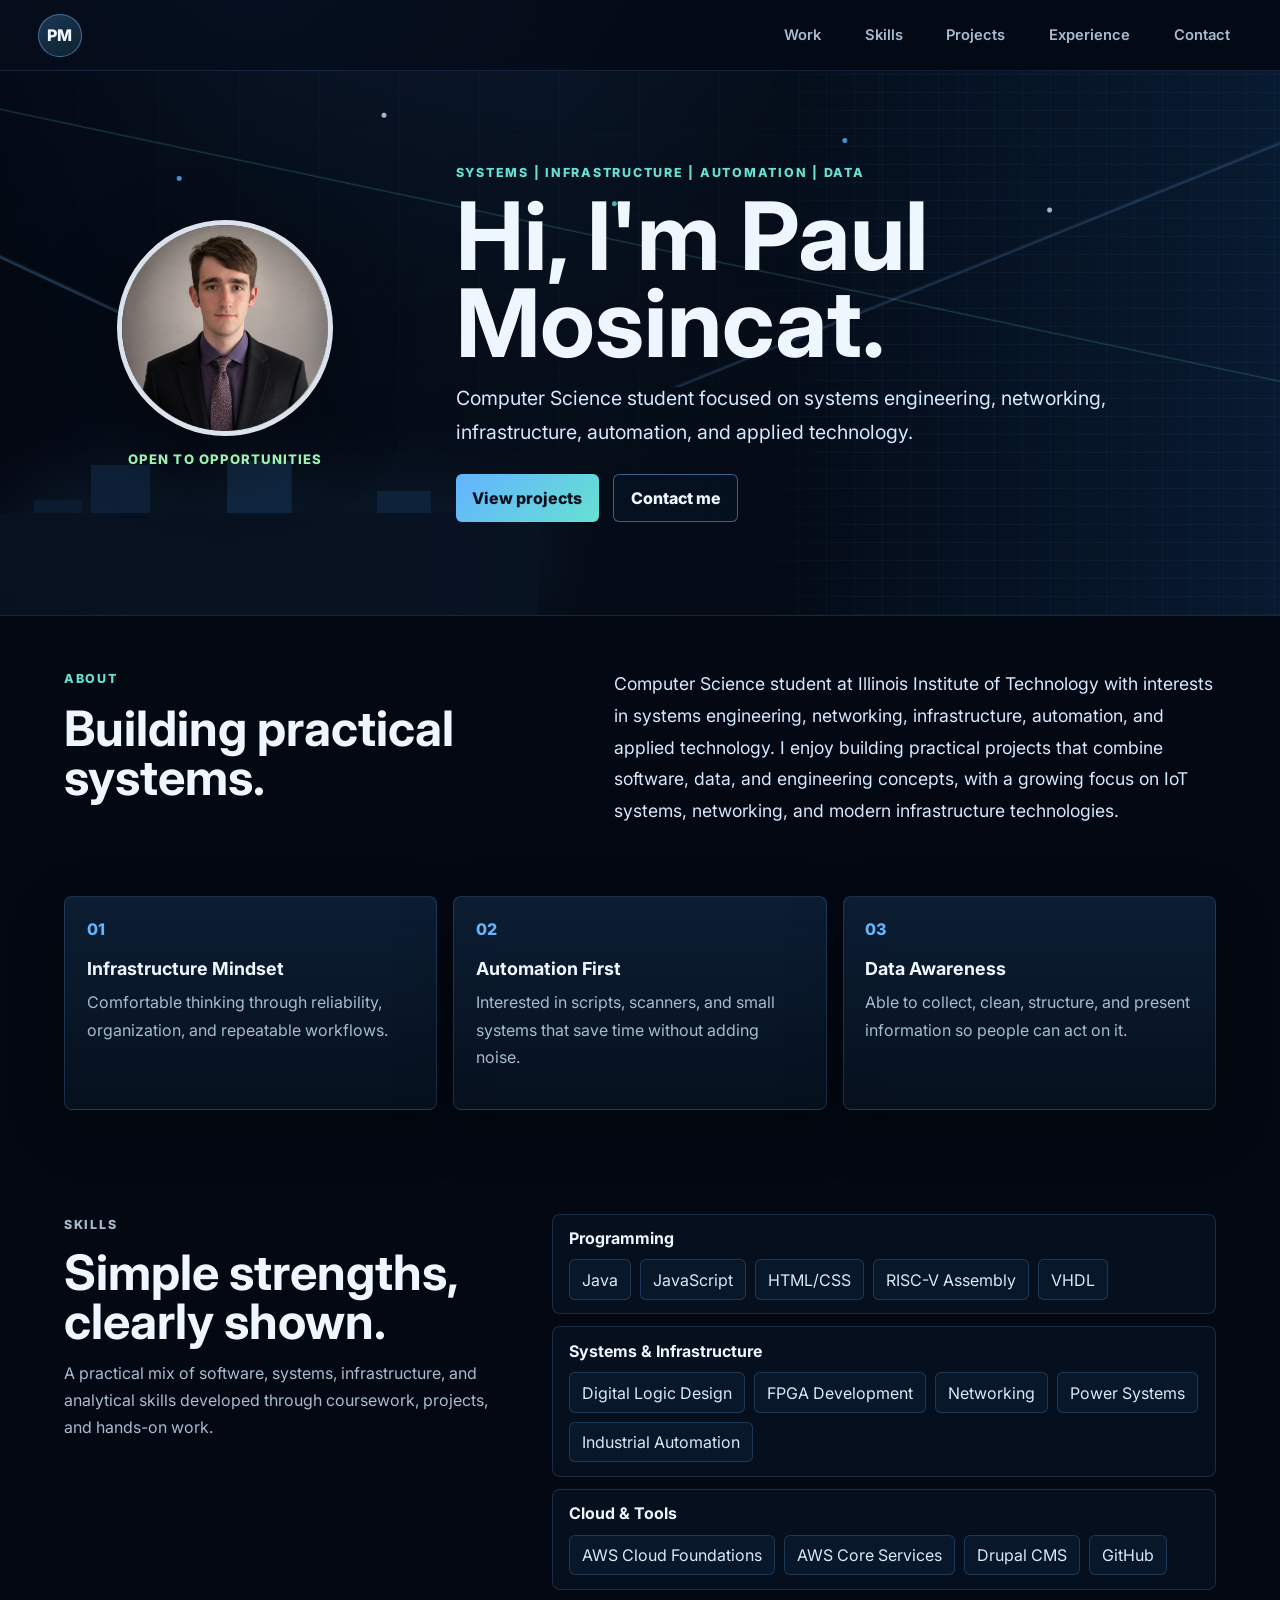
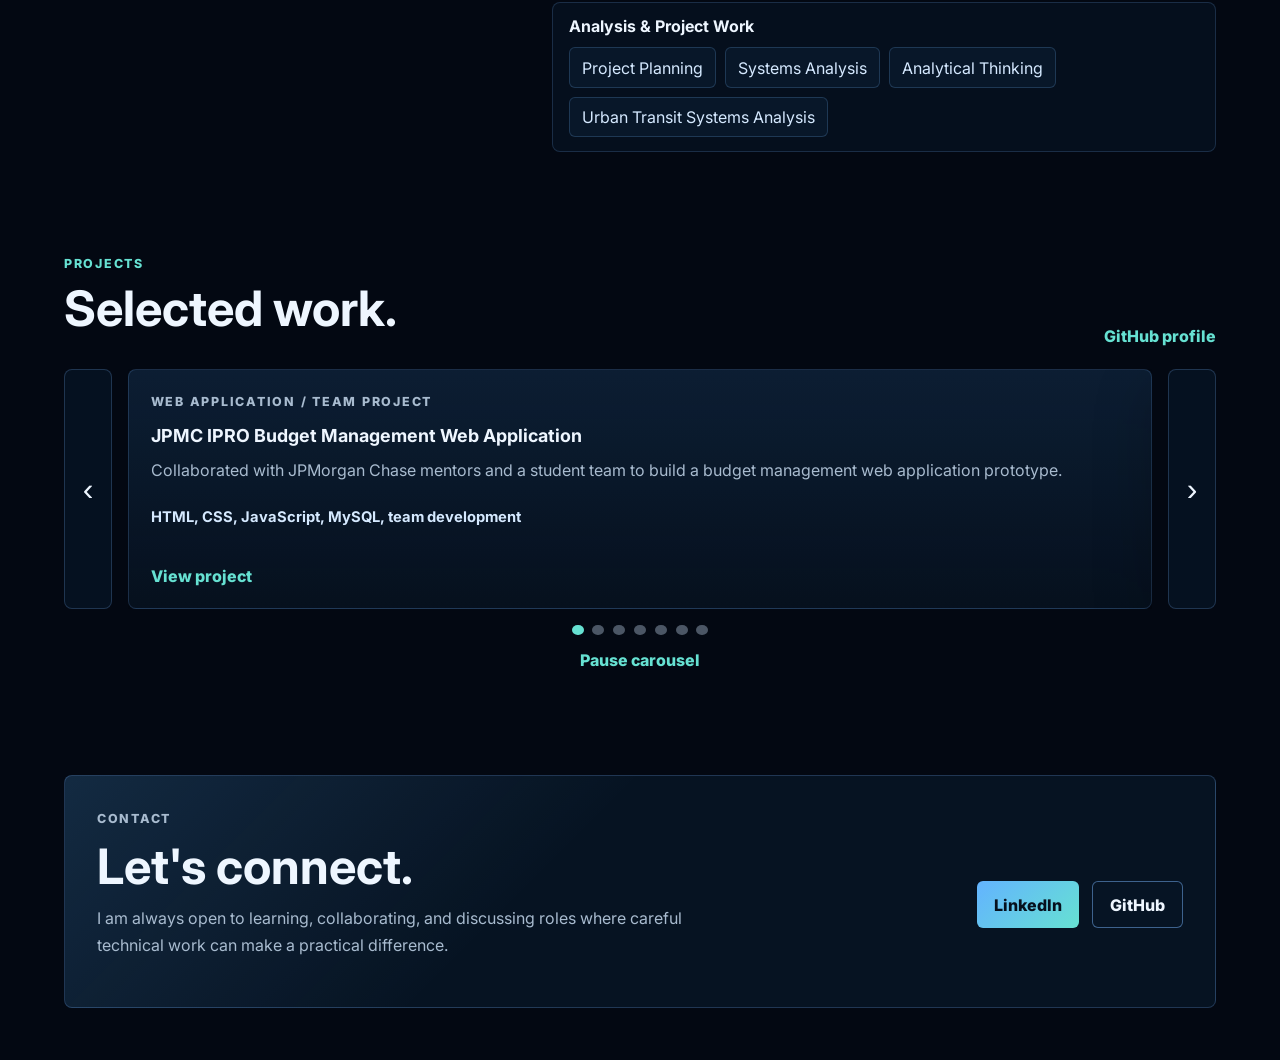
<file: index.html>
<!doctype html>
<html lang="en">
  <head>
    <meta charset="utf-8">
    <meta name="viewport" content="width=device-width, initial-scale=1">
    <meta
      name="description"
      content="Portfolio for systems, infrastructure, automation, and data work."
    >
    <title>Paul Mosincat | Systems, Infrastructure, Automation, Data</title>
    <link rel="preconnect" href="https://fonts.googleapis.com">
    <link rel="preconnect" href="https://fonts.gstatic.com" crossorigin>
    <link
      href="https://fonts.googleapis.com/css2?family=Inter:wght@400;500;600;700;800&display=swap"
      rel="stylesheet"
    >
    <script>
      if ("scrollRestoration" in history) {
        history.scrollRestoration = "manual";
      }

      if (!window.location.hash) {
        window.scrollTo(0, 0);
      }
    </script>
    <link rel="stylesheet" href="styles.css">
  </head>
  <body>
    <a class="skip-link" href="#main-content">Skip to main content</a>
    <header class="site-header">
      <a class="brand" href="index.html" aria-label="Home">PM</a>
      <nav class="nav" aria-label="Primary navigation">
        <a href="#work">Work</a>
        <a href="#skills">Skills</a>
        <a href="#projects">Projects</a>
        <a href="experience.html">Experience</a>
        <a href="#contact">Contact</a>
      </nav>
    </header>

    <main id="main-content">
      <section class="hero" aria-labelledby="intro-title">
        <div class="hero-bg" aria-hidden="true">
          <div class="city"></div>
          <div class="server-racks"></div>
          <div class="network-lines"></div>
        </div>

        <div class="hero-content">
          <div class="profile-card">
            <img
              class="avatar"
              src="assets/profile-photo.png"
              alt="Professional headshot of Paul Mosincat"
            >
            <p class="availability">Open to opportunities</p>
          </div>

          <div class="intro">
            <p class="eyebrow">Systems | Infrastructure | Automation | Data</p>
            <h1 id="intro-title">Hi, I'm Paul Mosincat.</h1>
            <p class="lead">
              Computer Science student focused on systems engineering,
              networking, infrastructure, automation, and applied technology.
            </p>
            <div class="hero-actions">
              <a class="button primary" href="#projects">View projects</a>
              <a class="button secondary" href="https://www.linkedin.com/in/paul-mosincat-iit" target="_blank" rel="noreferrer">Contact me</a>
            </div>
          </div>
        </div>
      </section>

      <section class="section about" id="work" aria-labelledby="work-title">
        <div>
          <p class="section-kicker">About</p>
          <h2 id="work-title">Building practical systems.</h2>
        </div>
        <p>
          Computer Science student at Illinois Institute of Technology with
          interests in systems engineering, networking, infrastructure,
          automation, and applied technology. I enjoy building practical
          projects that combine software, data, and engineering concepts, with a
          growing focus on IoT systems, networking, and modern infrastructure
          technologies.
        </p>
      </section>

      <section class="section stats" aria-label="Portfolio highlights">
        <article>
          <span>01</span>
          <h3>Infrastructure Mindset</h3>
          <p>Comfortable thinking through reliability, organization, and repeatable workflows.</p>
        </article>
        <article>
          <span>02</span>
          <h3>Automation First</h3>
          <p>Interested in scripts, scanners, and small systems that save time without adding noise.</p>
        </article>
        <article>
          <span>03</span>
          <h3>Data Awareness</h3>
          <p>Able to collect, clean, structure, and present information so people can act on it.</p>
        </article>
      </section>

      <section class="section split" id="skills" aria-labelledby="skills-title">
        <div>
          <p class="section-kicker">Skills</p>
          <h2 id="skills-title">Simple strengths, clearly shown.</h2>
          <p>
            A practical mix of software, systems, infrastructure, and analytical
            skills developed through coursework, projects, and hands-on work.
          </p>
        </div>
        <div class="skill-groups">
          <article class="skill-group">
            <h3>Programming</h3>
            <div class="skill-grid">
              <span>Java</span>
              <span>JavaScript</span>
              <span>HTML/CSS</span>
              <span>RISC-V Assembly</span>
              <span>VHDL</span>
            </div>
          </article>

          <article class="skill-group">
            <h3>Systems &amp; Infrastructure</h3>
            <div class="skill-grid">
              <span>Digital Logic Design</span>
              <span>FPGA Development</span>
              <span>Networking</span>
              <span>Power Systems</span>
              <span>Industrial Automation</span>
            </div>
          </article>

          <article class="skill-group">
            <h3>Cloud &amp; Tools</h3>
            <div class="skill-grid">
              <span>AWS Cloud Foundations</span>
              <span>AWS Core Services</span>
              <span>Drupal CMS</span>
              <span>GitHub</span>
            </div>
          </article>

          <article class="skill-group">
            <h3>Analysis &amp; Project Work</h3>
            <div class="skill-grid">
              <span>Project Planning</span>
              <span>Systems Analysis</span>
              <span>Analytical Thinking</span>
              <span>Urban Transit Systems Analysis</span>
            </div>
          </article>
        </div>
      </section>

      <section class="section" id="projects" aria-labelledby="projects-title">
        <div class="section-heading">
          <div>
            <p class="section-kicker">Projects</p>
            <h2 id="projects-title">Selected work.</h2>
          </div>
          <a class="text-link" href="https://github.com/" target="_blank" rel="noreferrer">GitHub profile</a>
        </div>

        <div class="project-carousel" aria-label="Featured projects" aria-live="off">
          <button class="carousel-button" type="button" data-carousel-prev aria-label="Previous project">
            &lsaquo;
          </button>

          <div class="project-window">
            <div class="project-track">
              <article class="project-card">
                <p class="project-type">Web Application / Team Project</p>
                <h3>JPMC IPRO Budget Management Web Application</h3>
                <p>
                  Collaborated with JPMorgan Chase mentors and a student team to
                  build a budget management web application prototype.
                </p>
                <p class="project-meta">HTML, CSS, JavaScript, MySQL, team development</p>
                <a href="projects/jpmc-budget-management.html" aria-label="View JPMC IPRO Budget Management Web Application project">View project</a>
              </article>

              <article class="project-card">
                <p class="project-type">Assembly / Systems</p>
                <h3>RISC-V Mastermind Game</h3>
                <p>
                  Developed a console-based Mastermind game in RISC-V assembly
                  using the RARS simulator.
                </p>
                <p class="project-meta">RISC-V, RARS, input validation, feedback logic</p>
                <a href="projects/riscv-mastermind.html" aria-label="View RISC-V Mastermind Game project">View project</a>
              </article>

              <article class="project-card">
                <p class="project-type">Assembly / Game Logic</p>
                <h3>RISC-V Tetris</h3>
                <p>
                  Created a Tetris game in RISC-V assembly focused on
                  low-level systems programming and core game mechanics.
                </p>
                <p class="project-meta">RISC-V, game loops, collision detection, memory</p>
                <a href="projects/riscv-tetris.html" aria-label="View RISC-V Tetris project">View project</a>
              </article>

              <article class="project-card">
                <p class="project-type">Hardware / VHDL</p>
                <h3>FPGA Digital System Design</h3>
                <p>
                  Designed and implemented FPGA-based digital systems using
                  VHDL, Vivado, hardware labs, and simulation tools.
                </p>
                <p class="project-meta">VHDL, Vivado, FPGA labs, digital logic</p>
                <a href="projects/fpga-digital-system-design.html" aria-label="View FPGA Digital System Design project">View project</a>
              </article>

              <article class="project-card">
                <p class="project-type">Java / Data Processing</p>
                <h3>Data Sorter</h3>
                <p>
                  Developed a Java data sorting and order management application
                  using object-oriented programming and file processing.
                </p>
                <p class="project-meta">Java, OOP, file processing, exception handling</p>
                <a href="projects/data-sorter.html" aria-label="View Data Sorter project">View project</a>
              </article>

              <article class="project-card">
                <p class="project-type">Completed / Automation</p>
                <h3>Hard Drive Scanner Inventory Tool</h3>
                <p>
                  Built a scanner-based inventory tool for capturing,
                  storing, and organizing hard drive information.
                </p>
                <p class="project-meta">Python, local database, inventory workflow, automation</p>
                <a href="projects/hard-drive-scanner.html" aria-label="View Hard Drive Scanner Inventory Tool project">View project</a>
              </article>

              <article class="project-card">
                <p class="project-type">Systems Analysis / Research</p>
                <h3>Urban Transit Systems Analysis</h3>
                <p>
                  Analyzed technology, infrastructure, governance, and policy
                  across major international transit systems.
                </p>
                <p class="project-meta">Research, systems analysis, infrastructure, policy</p>
                <a href="projects/urban-transit-systems-analysis.html" aria-label="View Urban Transit Systems Analysis project">View project</a>
              </article>
            </div>
          </div>

          <button class="carousel-button" type="button" data-carousel-next aria-label="Next project">
            &rsaquo;
          </button>
        </div>

        <div class="carousel-dots" aria-label="Project carousel position">
          <button type="button" data-carousel-dot="0" aria-label="Show JPMC IPRO Budget Management Web Application project"></button>
          <button type="button" data-carousel-dot="1" aria-label="Show RISC-V Mastermind Game project"></button>
          <button type="button" data-carousel-dot="2" aria-label="Show RISC-V Tetris project"></button>
          <button type="button" data-carousel-dot="3" aria-label="Show FPGA Digital System Design project"></button>
          <button type="button" data-carousel-dot="4" aria-label="Show Data Sorter project"></button>
          <button type="button" data-carousel-dot="5" aria-label="Show Hard Drive Scanner Inventory Tool project"></button>
          <button type="button" data-carousel-dot="6" aria-label="Show Urban Transit Systems Analysis project"></button>
        </div>
        <div class="carousel-controls">
          <button class="text-button" type="button" data-carousel-toggle aria-pressed="false">
            Pause carousel
          </button>
        </div>
      </section>

      <section class="contact" id="contact" aria-labelledby="contact-title">
        <div>
          <p class="section-kicker">Contact</p>
          <h2 id="contact-title">Let's connect.</h2>
          <p>
            I am always open to learning, collaborating, and discussing roles
            where careful technical work can make a practical difference.
          </p>
        </div>
        <div class="contact-actions">
          <a class="button primary" href="https://www.linkedin.com/in/paul-mosincat-iit" target="_blank" rel="noreferrer">LinkedIn</a>
          <a class="button secondary" href="https://github.com/" target="_blank" rel="noreferrer">GitHub</a>
        </div>
      </section>
    </main>

    <script src="script.js"></script>
  </body>
</html>
</file>
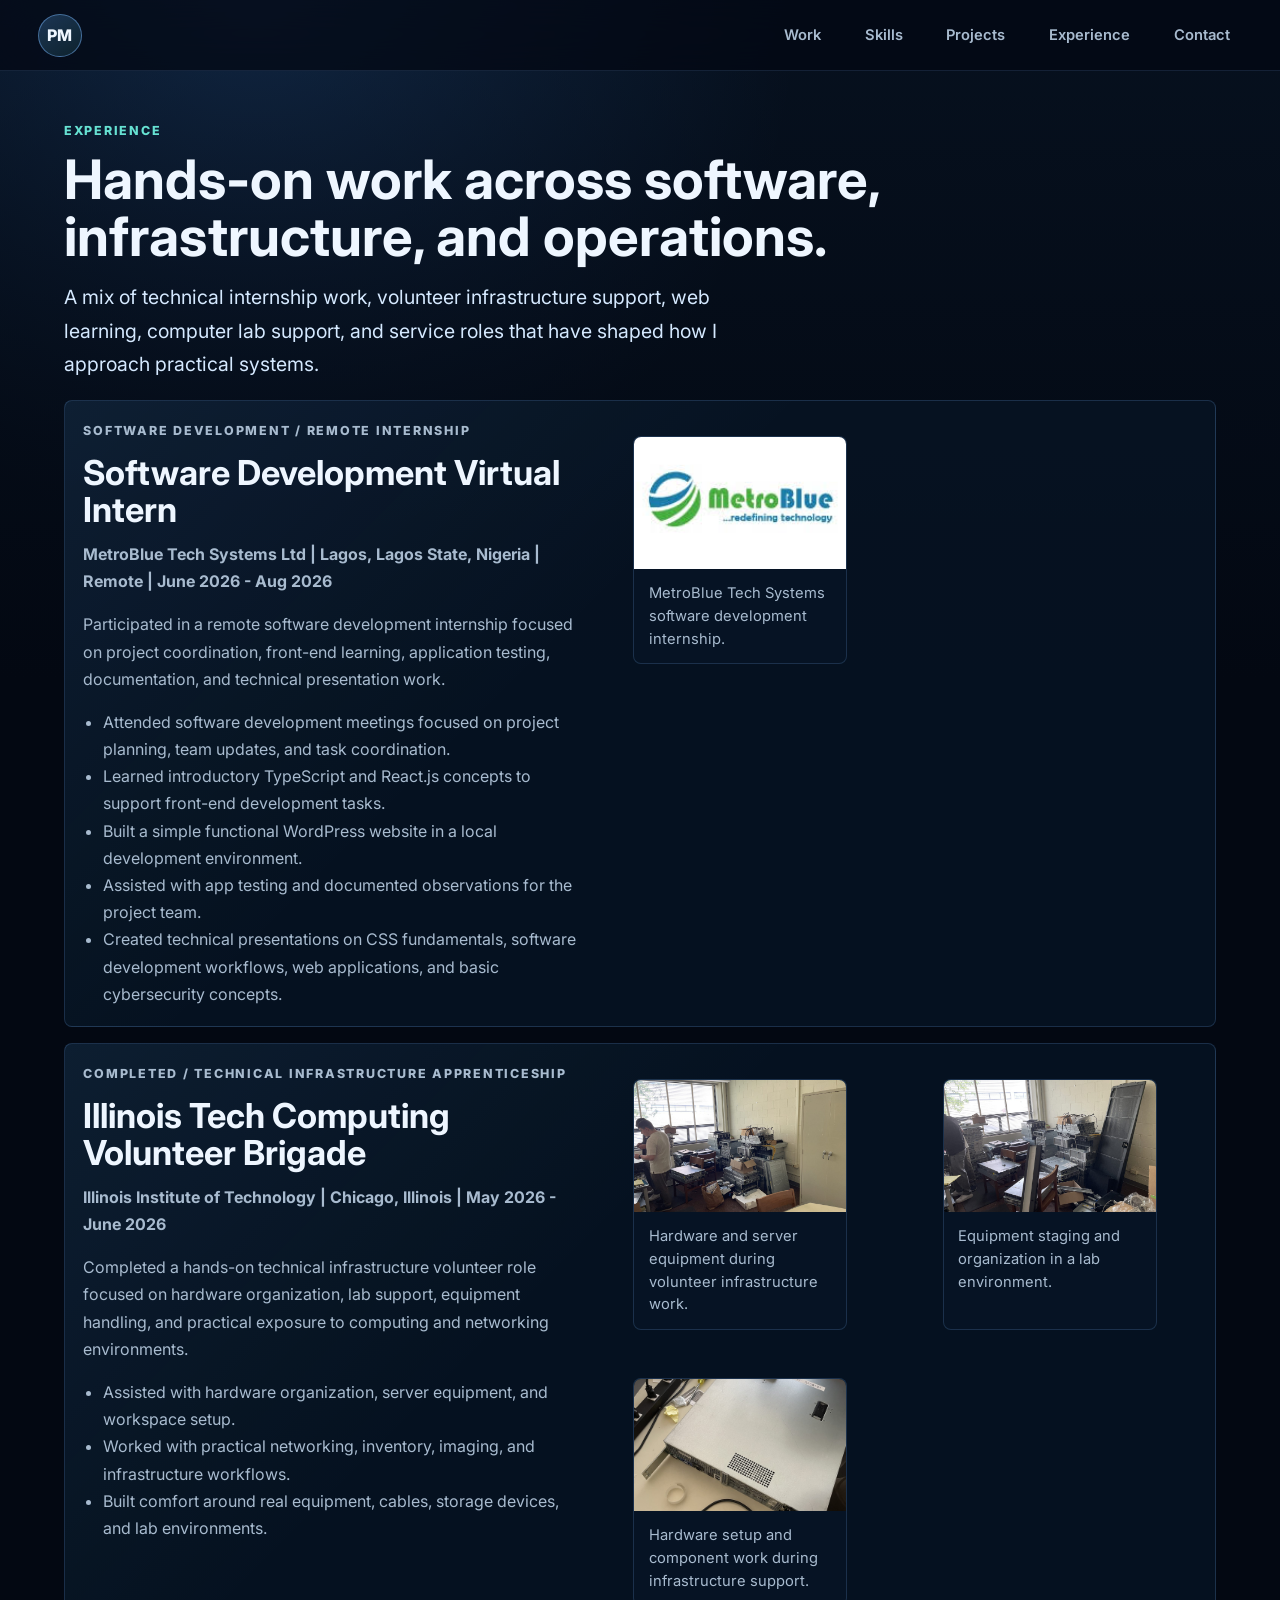
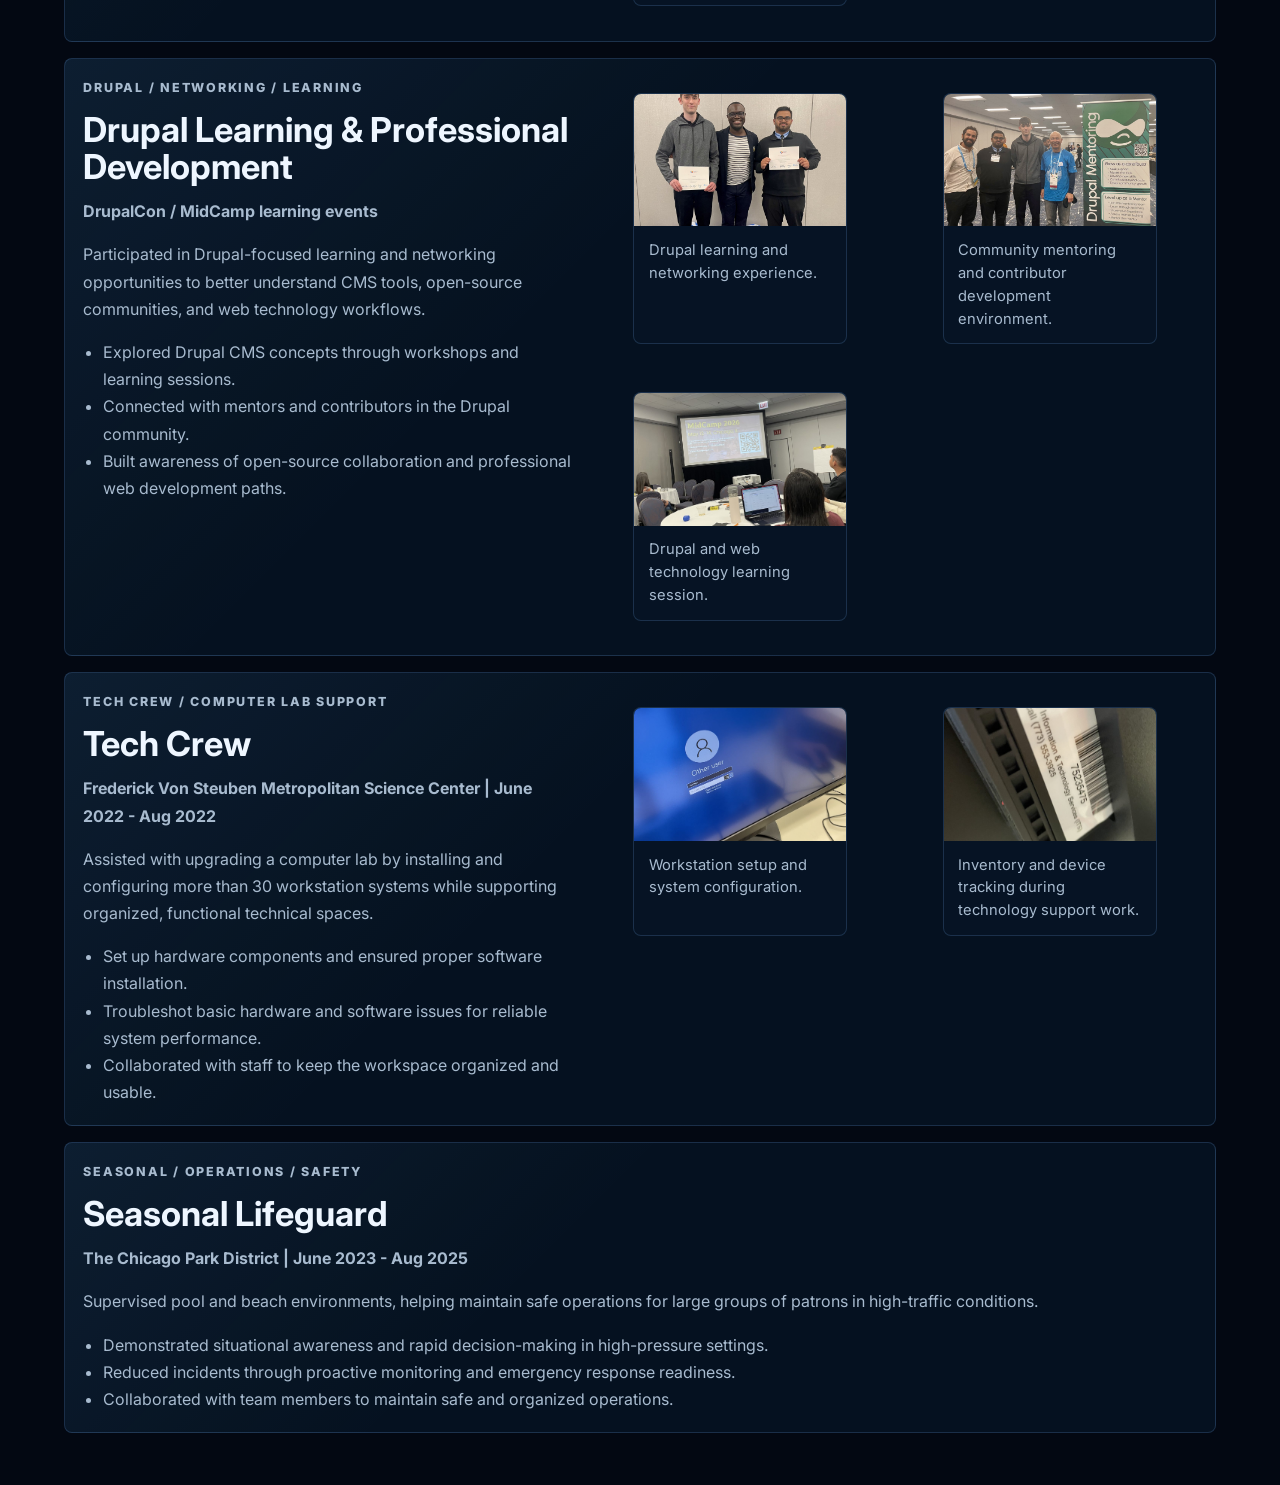
<file: experience.html>
<!doctype html>
<html lang="en">
  <head>
    <meta charset="utf-8">
    <meta name="viewport" content="width=device-width, initial-scale=1">
    <meta
      name="description"
      content="Experience page for Paul Mosincat, including software development, technical infrastructure, Drupal, tech crew, and service work."
    >
    <title>Experience | Paul Mosincat</title>
    <link rel="preconnect" href="https://fonts.googleapis.com">
    <link rel="preconnect" href="https://fonts.gstatic.com" crossorigin>
    <link
      href="https://fonts.googleapis.com/css2?family=Inter:wght@400;500;600;700;800&display=swap"
      rel="stylesheet"
    >
    <link rel="stylesheet" href="styles.css">
  </head>
  <body>
    <a class="skip-link" href="#main-content">Skip to main content</a>
    <header class="site-header">
      <a class="brand" href="index.html" aria-label="Home">PM</a>
      <nav class="nav" aria-label="Primary navigation">
        <a href="index.html#work">Work</a>
        <a href="index.html#skills">Skills</a>
        <a href="index.html#projects">Projects</a>
        <a href="experience.html" aria-current="page">Experience</a>
        <a href="index.html#contact">Contact</a>
      </nav>
    </header>

    <main class="experience-page" id="main-content">
      <section class="experience-hero">
        <p class="section-kicker">Experience</p>
        <h1>Hands-on work across software, infrastructure, and operations.</h1>
        <p class="lead">
          A mix of technical internship work, volunteer infrastructure support,
          web learning, computer lab support, and service roles that have shaped
          how I approach practical systems.
        </p>
      </section>

      <section class="experience-list" aria-label="Experience list">
        <article class="experience-item">
          <div class="experience-copy">
            <p class="project-type">Software Development / Remote Internship</p>
            <h2>Software Development Virtual Intern</h2>
            <p class="experience-meta">MetroBlue Tech Systems Ltd | Lagos, Lagos State, Nigeria | Remote | June 2026 - Aug 2026</p>
            <p>
              Participated in a remote software development internship focused
              on project coordination, front-end learning, application testing,
              documentation, and technical presentation work.
            </p>
            <ul>
              <li>Attended software development meetings focused on project planning, team updates, and task coordination.</li>
              <li>Learned introductory TypeScript and React.js concepts to support front-end development tasks.</li>
              <li>Built a simple functional WordPress website in a local development environment.</li>
              <li>Assisted with app testing and documented observations for the project team.</li>
              <li>Created technical presentations on CSS fundamentals, software development workflows, web applications, and basic cybersecurity concepts.</li>
            </ul>
          </div>
          <div class="media-grid">
  <figure class="media-card">
    <img src="assets/experience/metroblue-logo.jpg" alt="MetroBlue Tech Systems logo">
    <figcaption>MetroBlue Tech Systems software development internship.</figcaption>
  </figure>
</div>
        </article>

        <article class="experience-item">
          <div class="experience-copy">
            <p class="project-type">Completed / Technical Infrastructure Apprenticeship</p>
            <h2>Illinois Tech Computing Volunteer Brigade</h2>
            <p class="experience-meta">Illinois Institute of Technology | Chicago, Illinois | May 2026 - June 2026</p>
            <p>
              Completed a hands-on technical infrastructure volunteer role focused
              on hardware organization, lab support, equipment handling, and
              practical exposure to computing and networking environments.
            </p>
            <ul>
              <li>Assisted with hardware organization, server equipment, and workspace setup.</li>
              <li>Worked with practical networking, inventory, imaging, and infrastructure workflows.</li>
              <li>Built comfort around real equipment, cables, storage devices, and lab environments.</li>
            </ul>
          </div>
          <div class="media-grid">
            <figure class="media-card">
              <img src="assets/experience/tech-volunteer-room.jpg" alt="Server and hardware equipment organized in a technical workspace">
              <figcaption>Hardware and server equipment during volunteer infrastructure work.</figcaption>
            </figure>
            <figure class="media-card">
              <img src="assets/experience/tech-volunteer-rack.jpg" alt="Server rack and stacked hardware equipment in a workspace">
              <figcaption>Equipment staging and organization in a lab environment.</figcaption>
            </figure>
            <figure class="media-card">
              <img src="assets/experience/tech-crew-hardware.jpg" alt="Computer hardware being opened during technical infrastructure work">
              <figcaption>Hardware setup and component work during infrastructure support.</figcaption>
            </figure>
          </div>
        </article>

        <article class="experience-item">
          <div class="experience-copy">
            <p class="project-type">Drupal / Networking / Learning</p>
            <h2>Drupal Learning &amp; Professional Development</h2>
            <p class="experience-meta">DrupalCon / MidCamp learning events</p>
            <p>
              Participated in Drupal-focused learning and networking
              opportunities to better understand CMS tools, open-source
              communities, and web technology workflows.
            </p>
            <ul>
              <li>Explored Drupal CMS concepts through workshops and learning sessions.</li>
              <li>Connected with mentors and contributors in the Drupal community.</li>
              <li>Built awareness of open-source collaboration and professional web development paths.</li>
            </ul>
          </div>
          <div class="media-grid">
            <figure class="media-card">
              <img src="assets/experience/drupal-certificate.jpg" alt="Paul Mosincat holding a Drupal training certificate with mentors">
              <figcaption>Drupal learning and networking experience.</figcaption>
            </figure>
            <figure class="media-card">
              <img src="assets/experience/drupal-mentoring.jpg" alt="Paul Mosincat at a Drupal mentoring event">
              <figcaption>Community mentoring and contributor development environment.</figcaption>
            </figure>
            <figure class="media-card">
              <img src="assets/experience/drupal-learning-session.jpg" alt="Drupal learning session with a presentation screen">
              <figcaption>Drupal and web technology learning session.</figcaption>
            </figure>
          </div>
        </article>

        <article class="experience-item">
          <div class="experience-copy">
            <p class="project-type">Tech Crew / Computer Lab Support</p>
            <h2>Tech Crew</h2>
            <p class="experience-meta">Frederick Von Steuben Metropolitan Science Center | June 2022 - Aug 2022</p>
            <p>
              Assisted with upgrading a computer lab by installing and
              configuring more than 30 workstation systems while supporting
              organized, functional technical spaces.
            </p>
            <ul>
              <li>Set up hardware components and ensured proper software installation.</li>
              <li>Troubleshot basic hardware and software issues for reliable system performance.</li>
              <li>Collaborated with staff to keep the workspace organized and usable.</li>
            </ul>
          </div>
          <div class="media-grid">
            <figure class="media-card">
              <img src="assets/experience/tech-crew-login.jpg" alt="Computer login screen during tech crew workstation setup">
              <figcaption>Workstation setup and system configuration.</figcaption>
            </figure>
            <figure class="media-card">
              <img src="assets/experience/tech-crew-barcode.jpg" alt="Inventory barcode on a school technology device">
              <figcaption>Inventory and device tracking during technology support work.</figcaption>
            </figure>
          </div>
        </article>

        <article class="experience-item">
          <div class="experience-copy">
            <p class="project-type">Seasonal / Operations / Safety</p>
            <h2>Seasonal Lifeguard</h2>
            <p class="experience-meta">The Chicago Park District | June 2023 - Aug 2025</p>
            <p>
              Supervised pool and beach environments, helping maintain safe
              operations for large groups of patrons in high-traffic conditions.
            </p>
            <ul>
              <li>Demonstrated situational awareness and rapid decision-making in high-pressure settings.</li>
              <li>Reduced incidents through proactive monitoring and emergency response readiness.</li>
              <li>Collaborated with team members to maintain safe and organized operations.</li>
            </ul>
          </div>
        </article>
      </section>
    </main>
  </body>
</html>
</file>
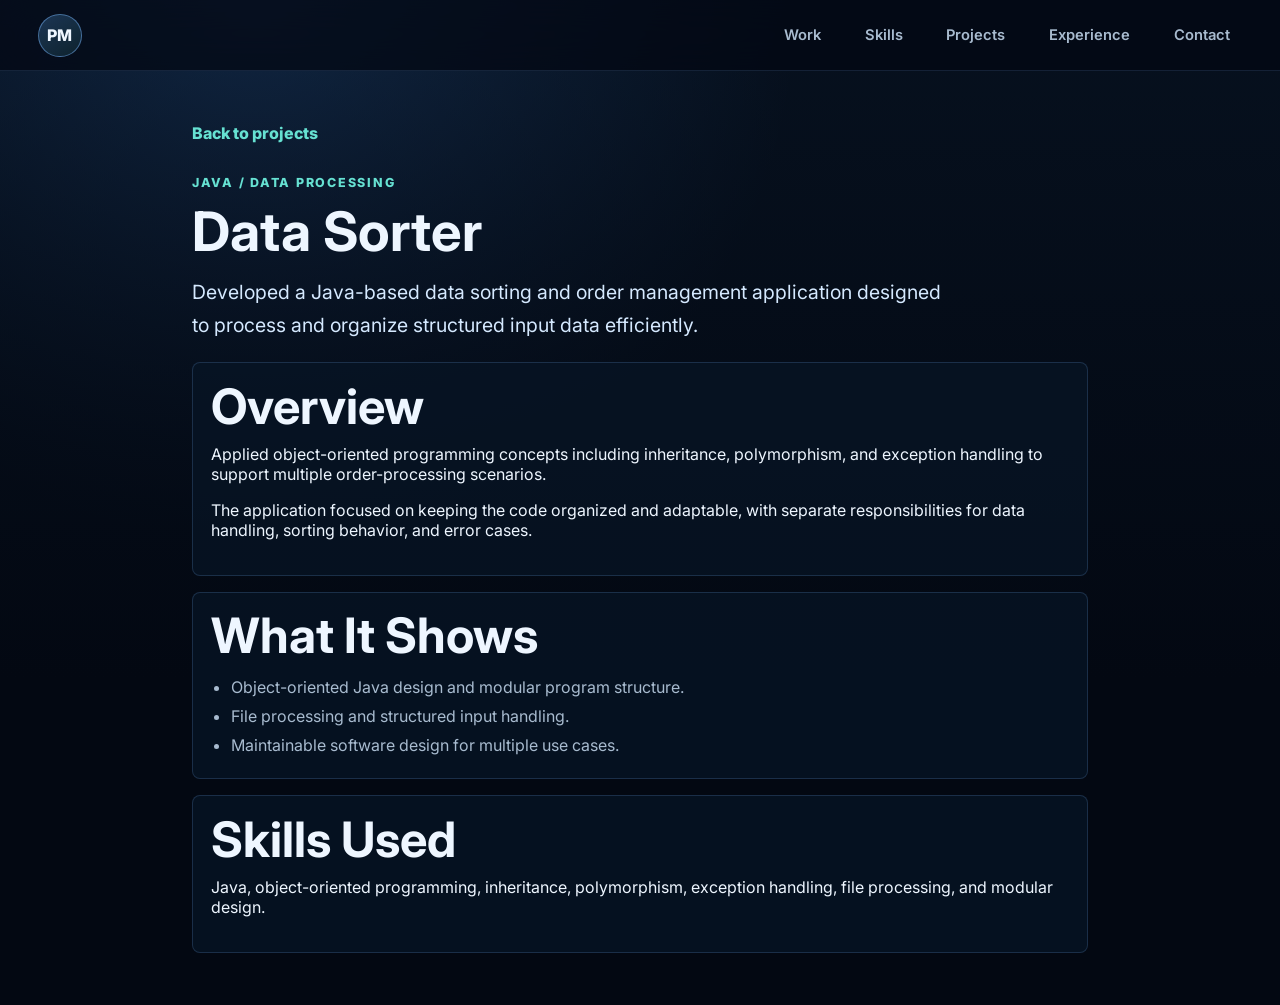
<file: projects/data-sorter.html>
<!doctype html>
<html lang="en">
  <head>
    <meta charset="utf-8">
    <meta name="viewport" content="width=device-width, initial-scale=1">
    <title>Data Sorter | Paul Mosincat</title>
    <link rel="preconnect" href="https://fonts.googleapis.com">
    <link rel="preconnect" href="https://fonts.gstatic.com" crossorigin>
    <link href="https://fonts.googleapis.com/css2?family=Inter:wght@400;500;600;700;800&display=swap" rel="stylesheet">
    <link rel="stylesheet" href="../styles.css">
  </head>
  <body>
    <header class="site-header">
      <a class="brand" href="../index.html" aria-label="Home">PM</a>
      <nav class="nav" aria-label="Primary navigation">
        <a href="../index.html#work">Work</a>
        <a href="../index.html#skills">Skills</a>
        <a href="../index.html#projects">Projects</a>
        <a href="../experience.html">Experience</a>
        <a href="../index.html#contact">Contact</a>
      </nav>
    </header>

    <main class="project-page">
      <a class="back-link" href="../index.html#projects">Back to projects</a>
      <p class="section-kicker">Java / Data Processing</p>
      <h1>Data Sorter</h1>
      <p class="lead">
        Developed a Java-based data sorting and order management application
        designed to process and organize structured input data efficiently.
      </p>

      <section class="project-details" aria-label="Project details">
        <article class="detail-block">
          <h2>Overview</h2>
          <p>
            Applied object-oriented programming concepts including inheritance,
            polymorphism, and exception handling to support multiple
            order-processing scenarios.
          </p>
          <p>
            The application focused on keeping the code organized and adaptable,
            with separate responsibilities for data handling, sorting behavior,
            and error cases.
          </p>
        </article>
        <article class="detail-block">
          <h2>What It Shows</h2>
          <ul>
            <li>Object-oriented Java design and modular program structure.</li>
            <li>File processing and structured input handling.</li>
            <li>Maintainable software design for multiple use cases.</li>
          </ul>
        </article>
        <article class="detail-block">
          <h2>Skills Used</h2>
          <p>
            Java, object-oriented programming, inheritance, polymorphism,
            exception handling, file processing, and modular design.
          </p>
        </article>
      </section>
    </main>
  </body>
</html>
</file>
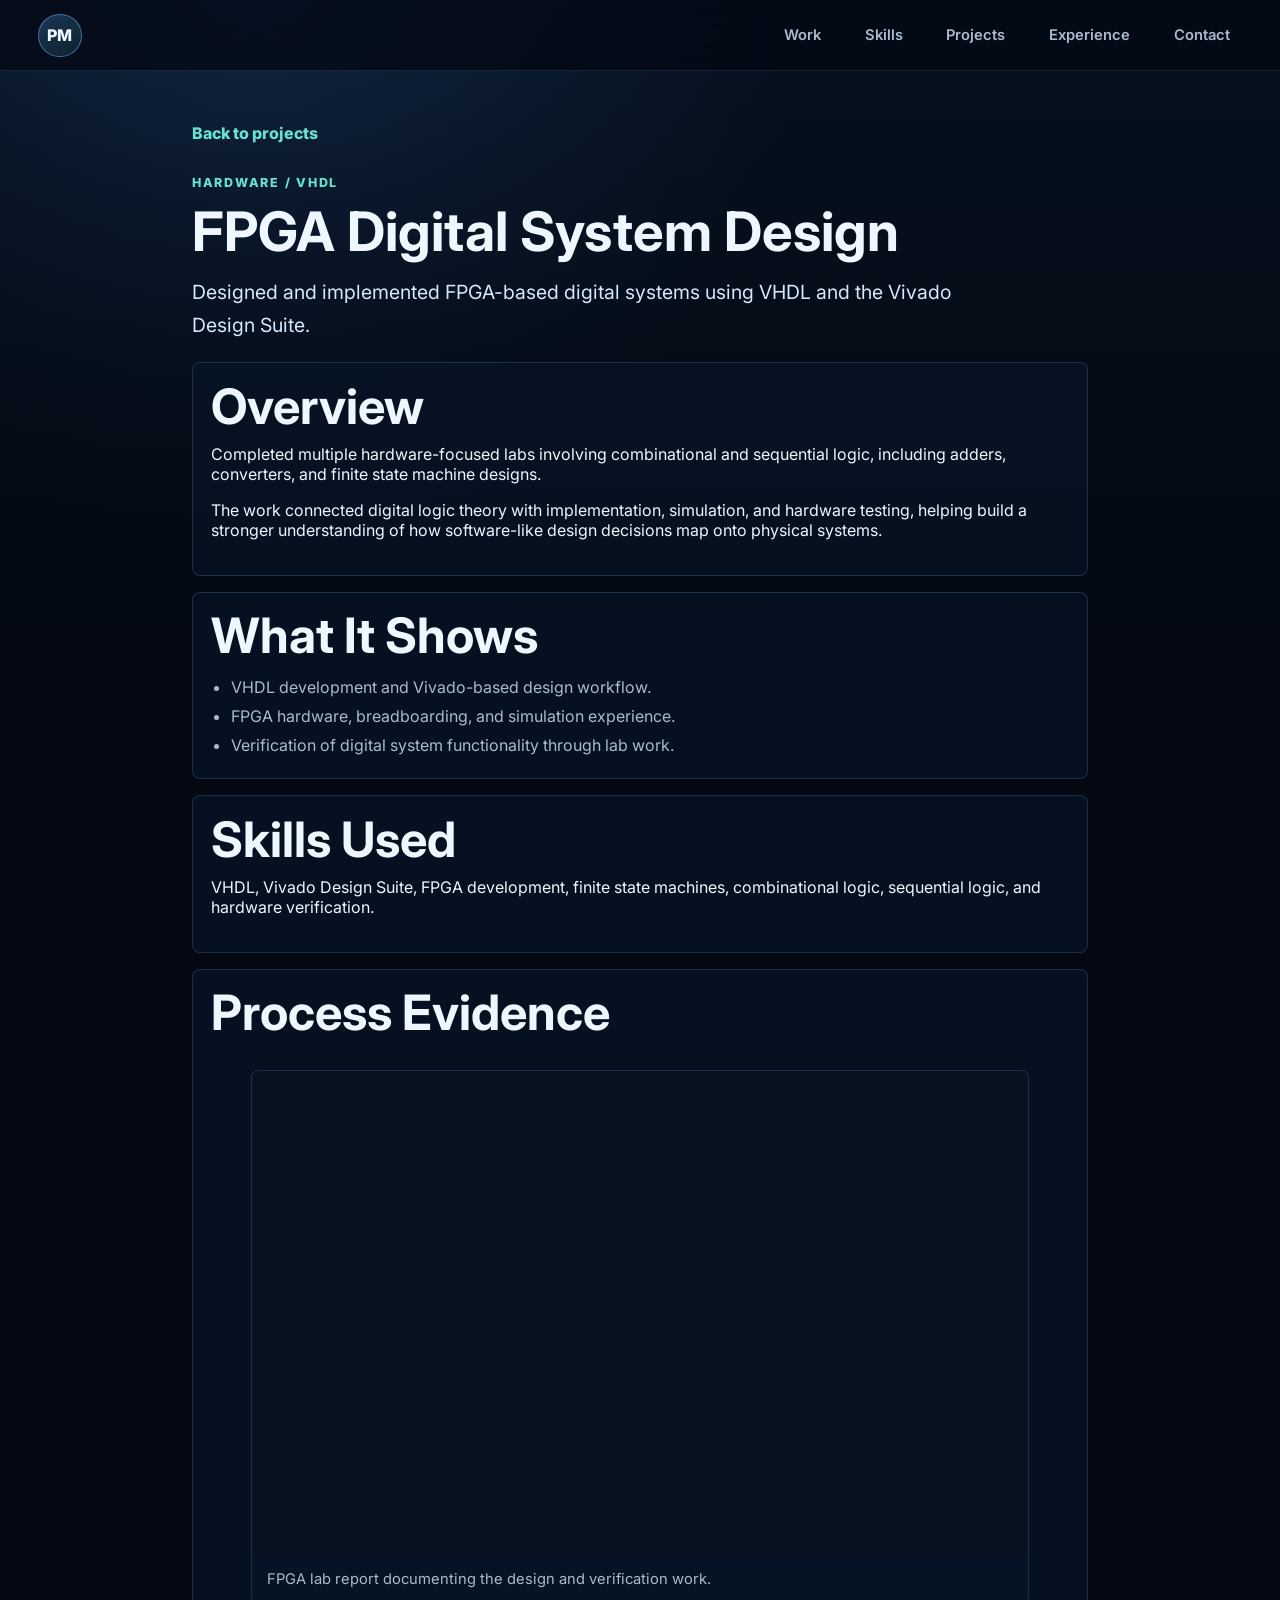
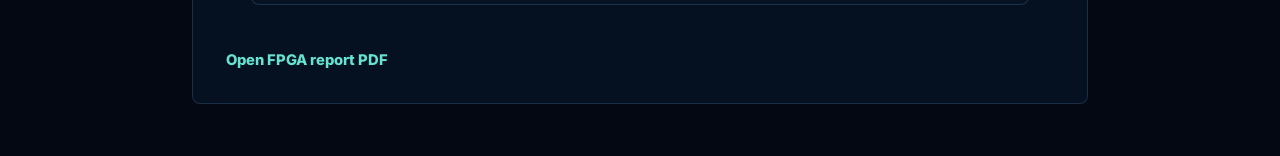
<file: projects/fpga-digital-system-design.html>
<!doctype html>
<html lang="en">
  <head>
    <meta charset="utf-8">
    <meta name="viewport" content="width=device-width, initial-scale=1">
    <title>FPGA Digital System Design | Paul Mosincat</title>
    <link rel="preconnect" href="https://fonts.googleapis.com">
    <link rel="preconnect" href="https://fonts.gstatic.com" crossorigin>
    <link href="https://fonts.googleapis.com/css2?family=Inter:wght@400;500;600;700;800&display=swap" rel="stylesheet">
    <link rel="stylesheet" href="../styles.css">
  </head>
  <body>
    <header class="site-header">
      <a class="brand" href="../index.html" aria-label="Home">PM</a>
      <nav class="nav" aria-label="Primary navigation">
        <a href="../index.html#work">Work</a>
        <a href="../index.html#skills">Skills</a>
        <a href="../index.html#projects">Projects</a>
        <a href="../experience.html">Experience</a>
        <a href="../index.html#contact">Contact</a>
      </nav>
    </header>

    <main class="project-page">
      <a class="back-link" href="../index.html#projects">Back to projects</a>
      <p class="section-kicker">Hardware / VHDL</p>
      <h1>FPGA Digital System Design</h1>
      <p class="lead">
        Designed and implemented FPGA-based digital systems using VHDL and the
        Vivado Design Suite.
      </p>

      <section class="project-details" aria-label="Project details">
        <article class="detail-block">
          <h2>Overview</h2>
          <p>
            Completed multiple hardware-focused labs involving combinational and
            sequential logic, including adders, converters, and finite state
            machine designs.
          </p>
          <p>
            The work connected digital logic theory with implementation,
            simulation, and hardware testing, helping build a stronger
            understanding of how software-like design decisions map onto
            physical systems.
          </p>
        </article>
        <article class="detail-block">
          <h2>What It Shows</h2>
          <ul>
            <li>VHDL development and Vivado-based design workflow.</li>
            <li>FPGA hardware, breadboarding, and simulation experience.</li>
            <li>Verification of digital system functionality through lab work.</li>
          </ul>
        </article>
        <article class="detail-block">
          <h2>Skills Used</h2>
          <p>
            VHDL, Vivado Design Suite, FPGA development, finite state machines,
            combinational logic, sequential logic, and hardware verification.
          </p>
        </article>
        <article class="detail-block">
          <h2>Process Evidence</h2>
          <div class="process-media">
            <figure class="media-card">
              <iframe class="artifact-preview" src="../assets/projects/fpga-report.pdf" title="FPGA report preview"></iframe>
              <figcaption>FPGA lab report documenting the design and verification work.</figcaption>
            </figure>
            <a class="artifact-link" href="../assets/projects/fpga-report.pdf">Open FPGA report PDF</a>
          </div>
        </article>
      </section>
    </main>
  </body>
</html>
</file>
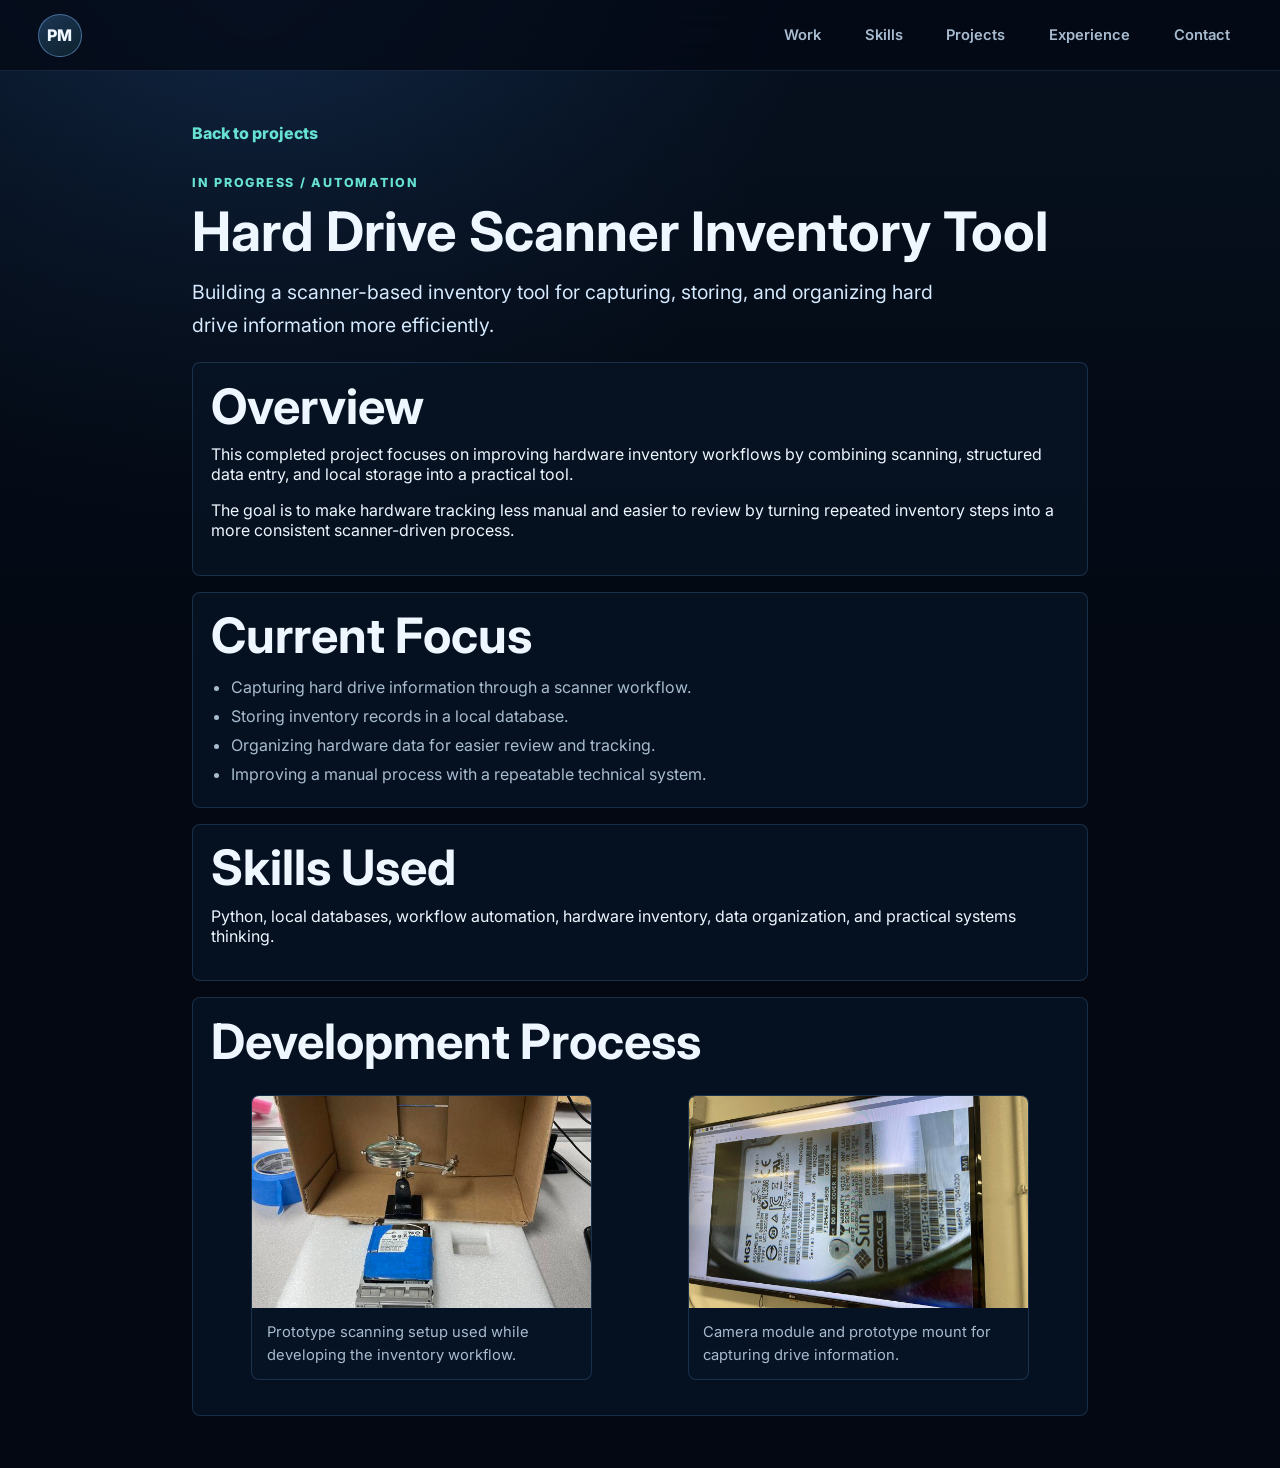
<file: projects/hard-drive-scanner.html>
<!doctype html>
<html lang="en">
  <head>
    <meta charset="utf-8">
    <meta name="viewport" content="width=device-width, initial-scale=1">
    <title>Hard Drive Scanner Inventory Tool | Paul Mosincat</title>
    <link rel="preconnect" href="https://fonts.googleapis.com">
    <link rel="preconnect" href="https://fonts.gstatic.com" crossorigin>
    <link href="https://fonts.googleapis.com/css2?family=Inter:wght@400;500;600;700;800&display=swap" rel="stylesheet">
    <link rel="stylesheet" href="../styles.css">
  </head>
  <body>
    <header class="site-header">
      <a class="brand" href="../index.html" aria-label="Home">PM</a>
      <nav class="nav" aria-label="Primary navigation">
        <a href="../index.html#work">Work</a>
        <a href="../index.html#skills">Skills</a>
        <a href="../index.html#projects">Projects</a>
        <a href="../experience.html">Experience</a>
        <a href="../index.html#contact">Contact</a>
      </nav>
    </header>

    <main class="project-page">
      <a class="back-link" href="../index.html#projects">Back to projects</a>
      <p class="section-kicker">In Progress / Automation</p>
      <h1>Hard Drive Scanner Inventory Tool</h1>
      <p class="lead">
        Building a scanner-based inventory tool for capturing, storing, and
        organizing hard drive information more efficiently.
      </p>

      <section class="project-details" aria-label="Project details">
        <article class="detail-block">
          <h2>Overview</h2>
          <p>
            This completed project focuses on improving hardware inventory
            workflows by combining scanning, structured data entry, and local
            storage into a practical tool.
          </p>
          <p>
            The goal is to make hardware tracking less manual and easier to
            review by turning repeated inventory steps into a more consistent
            scanner-driven process.
          </p>
        </article>
        <article class="detail-block">
          <h2>Current Focus</h2>
          <ul>
            <li>Capturing hard drive information through a scanner workflow.</li>
            <li>Storing inventory records in a local database.</li>
            <li>Organizing hardware data for easier review and tracking.</li>
            <li>Improving a manual process with a repeatable technical system.</li>
          </ul>
        </article>
        <article class="detail-block">
          <h2>Skills Used</h2>
          <p>
            Python, local databases, workflow automation, hardware inventory,
            data organization, and practical systems thinking.
          </p>
        </article>
        <article class="detail-block">
          <h2>Development Process</h2>
          <div class="media-grid">
            <figure class="media-card">
              <img src="../assets/projects/scanner-raspberry-pi.jpg" alt="Raspberry Pi hardware setup for the hard drive scanner project">
              <figcaption>Prototype scanning setup used while developing the inventory workflow.</figcaption>
            </figure>
            <figure class="media-card">
              <img src="../assets/projects/scanner-camera-module.jpg" alt="Camera module mounted for the hard drive scanner project">
              <figcaption>Camera module and prototype mount for capturing drive information.</figcaption>
            </figure>
          </div>
        </article>
      </section>
    </main>
  </body>
</html>
</file>
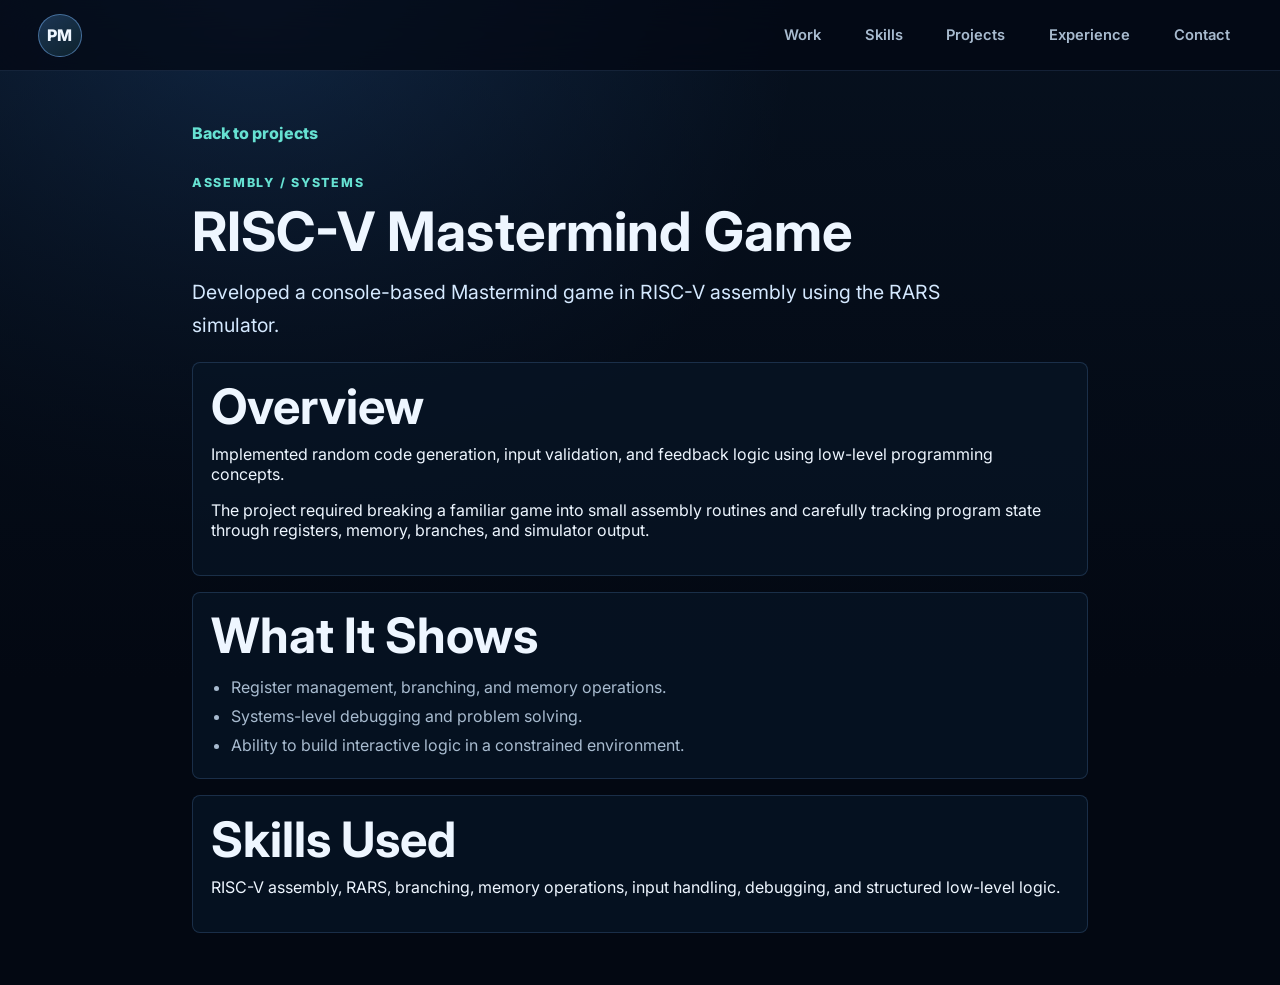
<file: projects/riscv-mastermind.html>
<!doctype html>
<html lang="en">
  <head>
    <meta charset="utf-8">
    <meta name="viewport" content="width=device-width, initial-scale=1">
    <title>RISC-V Mastermind Game | Paul Mosincat</title>
    <link rel="preconnect" href="https://fonts.googleapis.com">
    <link rel="preconnect" href="https://fonts.gstatic.com" crossorigin>
    <link href="https://fonts.googleapis.com/css2?family=Inter:wght@400;500;600;700;800&display=swap" rel="stylesheet">
    <link rel="stylesheet" href="../styles.css">
  </head>
  <body>
    <header class="site-header">
      <a class="brand" href="../index.html" aria-label="Home">PM</a>
      <nav class="nav" aria-label="Primary navigation">
        <a href="../index.html#work">Work</a>
        <a href="../index.html#skills">Skills</a>
        <a href="../index.html#projects">Projects</a>
        <a href="../experience.html">Experience</a>
        <a href="../index.html#contact">Contact</a>
      </nav>
    </header>

    <main class="project-page">
      <a class="back-link" href="../index.html#projects">Back to projects</a>
      <p class="section-kicker">Assembly / Systems</p>
      <h1>RISC-V Mastermind Game</h1>
      <p class="lead">
        Developed a console-based Mastermind game in RISC-V assembly using the
        RARS simulator.
      </p>

      <section class="project-details" aria-label="Project details">
        <article class="detail-block">
          <h2>Overview</h2>
          <p>
            Implemented random code generation, input validation, and feedback
            logic using low-level programming concepts.
          </p>
          <p>
            The project required breaking a familiar game into small assembly
            routines and carefully tracking program state through registers,
            memory, branches, and simulator output.
          </p>
        </article>
        <article class="detail-block">
          <h2>What It Shows</h2>
          <ul>
            <li>Register management, branching, and memory operations.</li>
            <li>Systems-level debugging and problem solving.</li>
            <li>Ability to build interactive logic in a constrained environment.</li>
          </ul>
        </article>
        <article class="detail-block">
          <h2>Skills Used</h2>
          <p>
            RISC-V assembly, RARS, branching, memory operations, input handling,
            debugging, and structured low-level logic.
          </p>
        </article>
      </section>
    </main>
  </body>
</html>
</file>
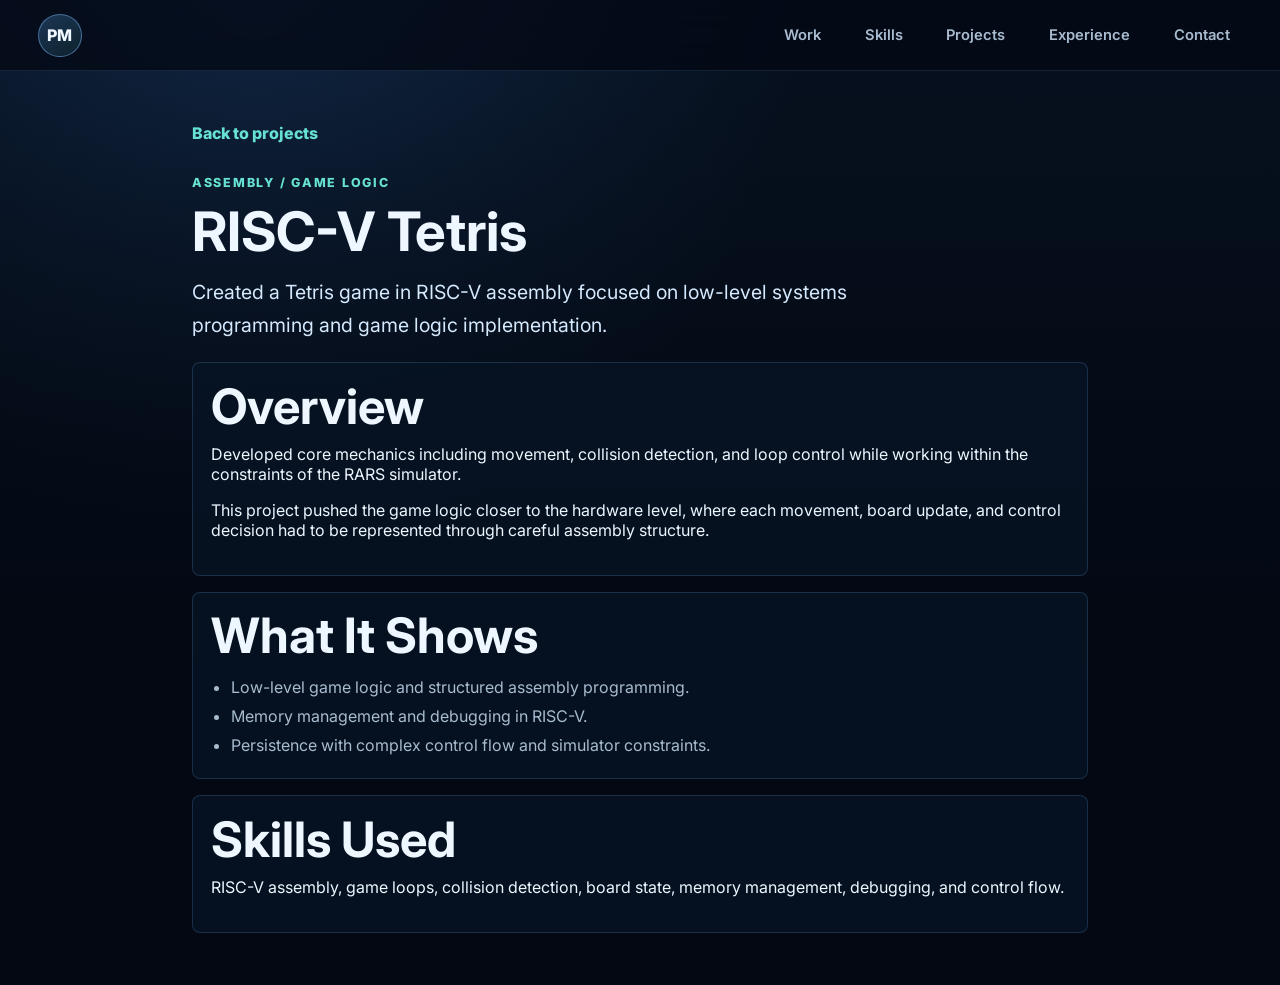
<file: projects/riscv-tetris.html>
<!doctype html>
<html lang="en">
  <head>
    <meta charset="utf-8">
    <meta name="viewport" content="width=device-width, initial-scale=1">
    <title>RISC-V Tetris | Paul Mosincat</title>
    <link rel="preconnect" href="https://fonts.googleapis.com">
    <link rel="preconnect" href="https://fonts.gstatic.com" crossorigin>
    <link href="https://fonts.googleapis.com/css2?family=Inter:wght@400;500;600;700;800&display=swap" rel="stylesheet">
    <link rel="stylesheet" href="../styles.css">
  </head>
  <body>
    <header class="site-header">
      <a class="brand" href="../index.html" aria-label="Home">PM</a>
      <nav class="nav" aria-label="Primary navigation">
        <a href="../index.html#work">Work</a>
        <a href="../index.html#skills">Skills</a>
        <a href="../index.html#projects">Projects</a>
        <a href="../experience.html">Experience</a>
        <a href="../index.html#contact">Contact</a>
      </nav>
    </header>

    <main class="project-page">
      <a class="back-link" href="../index.html#projects">Back to projects</a>
      <p class="section-kicker">Assembly / Game Logic</p>
      <h1>RISC-V Tetris</h1>
      <p class="lead">
        Created a Tetris game in RISC-V assembly focused on low-level systems
        programming and game logic implementation.
      </p>

      <section class="project-details" aria-label="Project details">
        <article class="detail-block">
          <h2>Overview</h2>
          <p>
            Developed core mechanics including movement, collision detection,
            and loop control while working within the constraints of the RARS
            simulator.
          </p>
          <p>
            This project pushed the game logic closer to the hardware level,
            where each movement, board update, and control decision had to be
            represented through careful assembly structure.
          </p>
        </article>
        <article class="detail-block">
          <h2>What It Shows</h2>
          <ul>
            <li>Low-level game logic and structured assembly programming.</li>
            <li>Memory management and debugging in RISC-V.</li>
            <li>Persistence with complex control flow and simulator constraints.</li>
          </ul>
        </article>
        <article class="detail-block">
          <h2>Skills Used</h2>
          <p>
            RISC-V assembly, game loops, collision detection, board state,
            memory management, debugging, and control flow.
          </p>
        </article>
      </section>
    </main>
  </body>
</html>
</file>
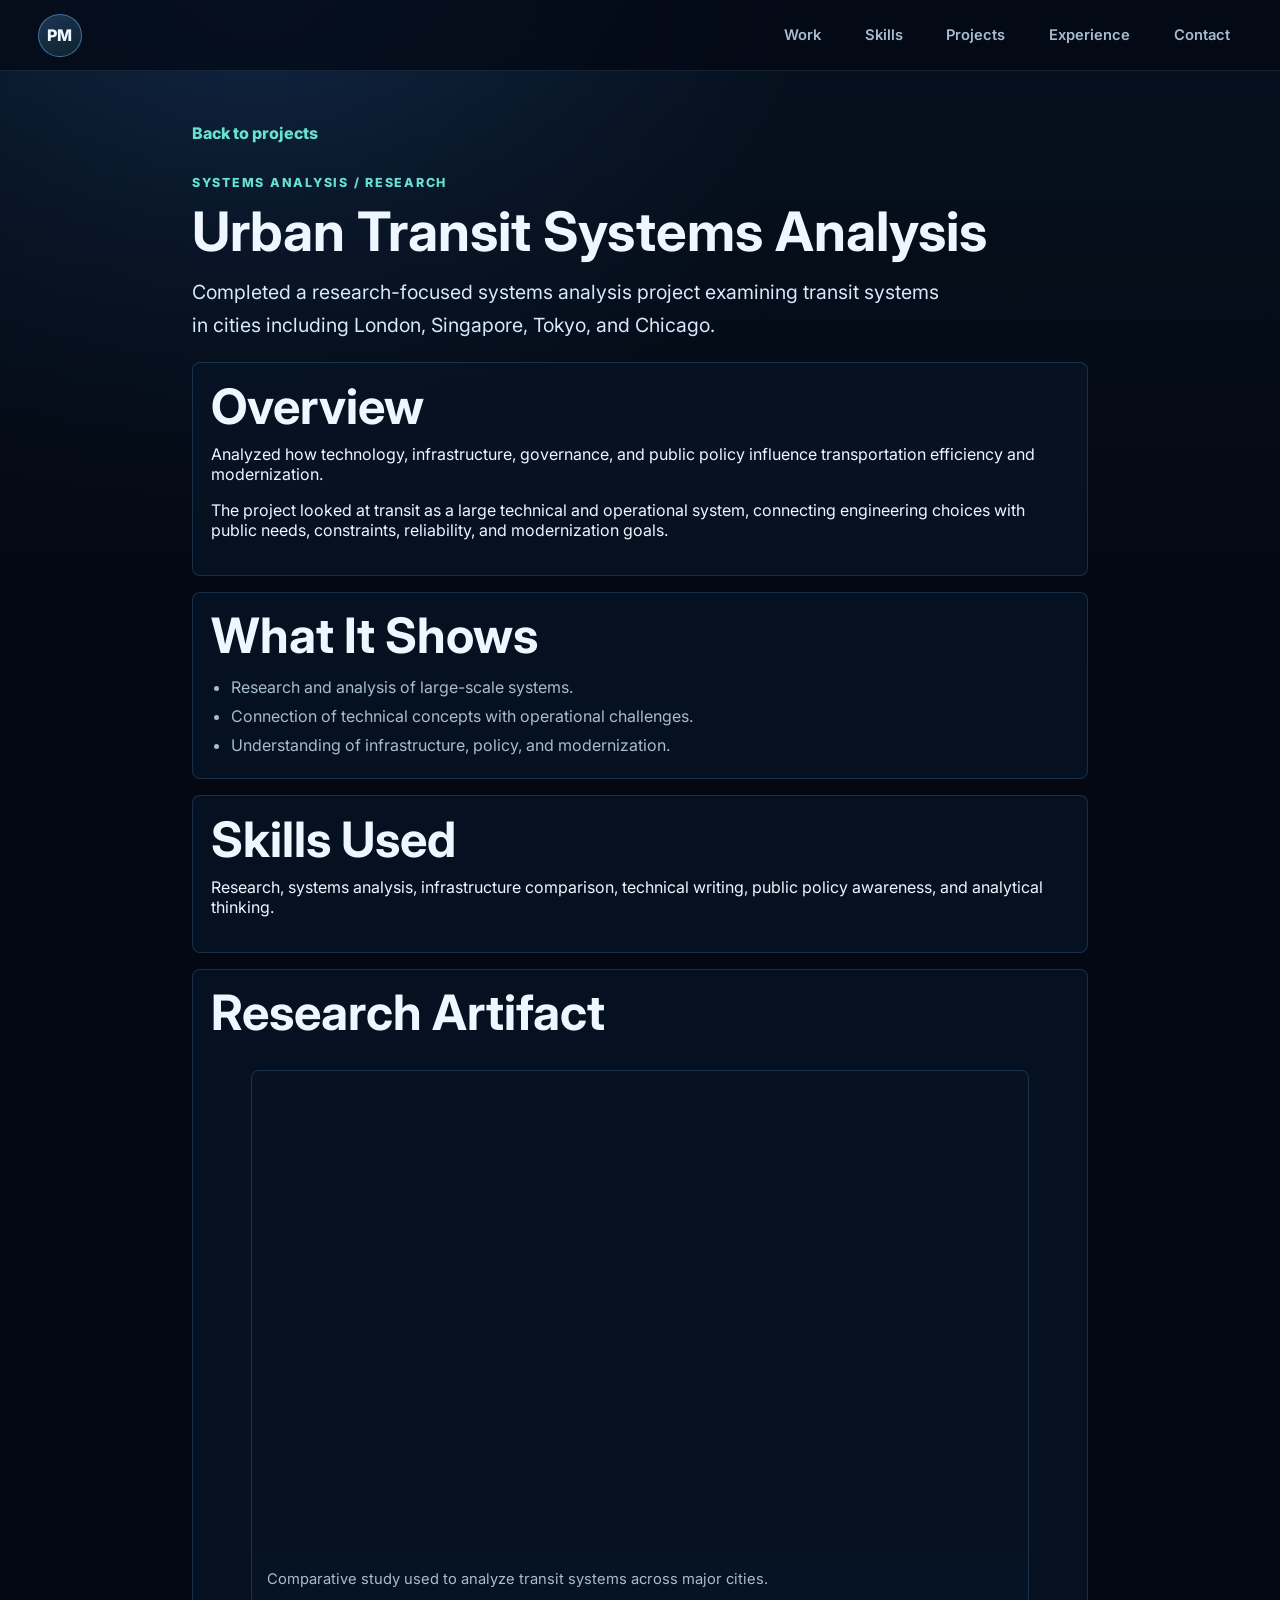
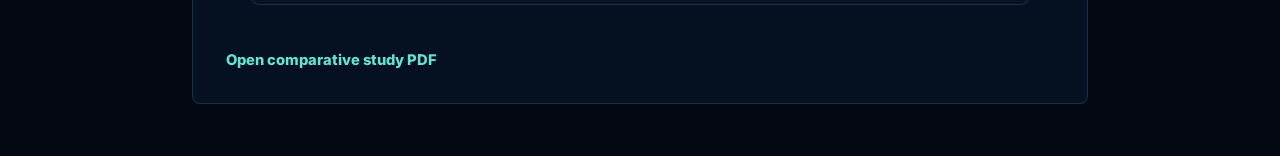
<file: projects/urban-transit-systems-analysis.html>
<!doctype html>
<html lang="en">
  <head>
    <meta charset="utf-8">
    <meta name="viewport" content="width=device-width, initial-scale=1">
    <title>Urban Transit Systems Analysis | Paul Mosincat</title>
    <link rel="preconnect" href="https://fonts.googleapis.com">
    <link rel="preconnect" href="https://fonts.gstatic.com" crossorigin>
    <link href="https://fonts.googleapis.com/css2?family=Inter:wght@400;500;600;700;800&display=swap" rel="stylesheet">
    <link rel="stylesheet" href="../styles.css">
  </head>
  <body>
    <header class="site-header">
      <a class="brand" href="../index.html" aria-label="Home">PM</a>
      <nav class="nav" aria-label="Primary navigation">
        <a href="../index.html#work">Work</a>
        <a href="../index.html#skills">Skills</a>
        <a href="../index.html#projects">Projects</a>
        <a href="../experience.html">Experience</a>
        <a href="../index.html#contact">Contact</a>
      </nav>
    </header>

    <main class="project-page">
      <a class="back-link" href="../index.html#projects">Back to projects</a>
      <p class="section-kicker">Systems Analysis / Research</p>
      <h1>Urban Transit Systems Analysis</h1>
      <p class="lead">
        Completed a research-focused systems analysis project examining transit
        systems in cities including London, Singapore, Tokyo, and Chicago.
      </p>

      <section class="project-details" aria-label="Project details">
        <article class="detail-block">
          <h2>Overview</h2>
          <p>
            Analyzed how technology, infrastructure, governance, and public
            policy influence transportation efficiency and modernization.
          </p>
          <p>
            The project looked at transit as a large technical and operational
            system, connecting engineering choices with public needs,
            constraints, reliability, and modernization goals.
          </p>
        </article>
        <article class="detail-block">
          <h2>What It Shows</h2>
          <ul>
            <li>Research and analysis of large-scale systems.</li>
            <li>Connection of technical concepts with operational challenges.</li>
            <li>Understanding of infrastructure, policy, and modernization.</li>
          </ul>
        </article>
        <article class="detail-block">
          <h2>Skills Used</h2>
          <p>
            Research, systems analysis, infrastructure comparison, technical
            writing, public policy awareness, and analytical thinking.
          </p>
        </article>
        <article class="detail-block">
          <h2>Research Artifact</h2>
          <div class="process-media">
            <figure class="media-card">
              <iframe class="artifact-preview" src="../assets/projects/comparative-study.pdf" title="Comparative transit study preview"></iframe>
              <figcaption>Comparative study used to analyze transit systems across major cities.</figcaption>
            </figure>
            <a class="artifact-link" href="../assets/projects/comparative-study.pdf">Open comparative study PDF</a>
          </div>
        </article>
      </section>
    </main>
  </body>
</html>
</file>
<file: styles.css>
:root {
  --bg: #07111f;
  --bg-deep: #030812;
  --panel: rgba(9, 24, 42, 0.78);
  --panel-solid: #0d2036;
  --line: rgba(122, 184, 255, 0.24);
  --line-strong: rgba(122, 184, 255, 0.48);
  --text: #eef6ff;
  --muted: #a8bbcf;
  --soft: #d5e9ff;
  --accent: #63b3ff;
  --accent-2: #66e1d2;
  --success: #9df0b2;
  --shadow: 0 24px 80px rgba(0, 0, 0, 0.36);
  --container: min(72rem, 92%);
  --narrow-container: min(56rem, 92%);
  --section-space: 3.25rem;
  --page-space: 3.25rem;
  --stack-gap: 1rem;
}

* {
  box-sizing: border-box;
}

html {
  scroll-behavior: smooth;
  scroll-padding-top: 5.5rem;
}

@media (prefers-reduced-motion: reduce) {
  html {
    scroll-behavior: auto;
  }

  *,
  *::before,
  *::after {
    animation-duration: 0.001ms !important;
    animation-iteration-count: 1 !important;
    scroll-behavior: auto !important;
    transition-duration: 0.001ms !important;
  }
}

body {
  margin: 0;
  overflow-x: hidden;
  font-family: Inter, system-ui, -apple-system, BlinkMacSystemFont, "Segoe UI", sans-serif;
  color: var(--text);
  background:
    linear-gradient(180deg, rgba(5, 16, 30, 0.3), var(--bg-deep) 680px),
    radial-gradient(circle at 20% 0%, rgba(70, 151, 255, 0.24), transparent 34rem),
    var(--bg);
}

a {
  color: inherit;
}

a:focus-visible,
button:focus-visible {
  outline: 3px solid var(--accent-2);
  outline-offset: 4px;
}

.skip-link {
  position: absolute;
  left: 1rem;
  top: 1rem;
  z-index: 20;
  transform: translateY(-160%);
  padding: 0.75rem 1rem;
  border-radius: 6px;
  color: #06101d;
  background: var(--accent-2);
  font-weight: 800;
  text-decoration: none;
}

.skip-link:focus {
  transform: translateY(0);
}

.site-header {
  position: sticky;
  top: 0;
  z-index: 10;
  display: flex;
  align-items: center;
  justify-content: space-between;
  gap: 1rem;
  width: 100%;
  padding: 0.85rem max(1rem, 3%);
  background: rgba(3, 8, 18, 0.72);
  border-bottom: 1px solid rgba(122, 184, 255, 0.14);
  backdrop-filter: blur(18px);
}

.brand {
  display: inline-grid;
  width: 2.7rem;
  height: 2.7rem;
  place-items: center;
  border: 1px solid var(--line-strong);
  border-radius: 50%;
  color: var(--text);
  font-weight: 800;
  text-decoration: none;
  background: linear-gradient(145deg, rgba(99, 179, 255, 0.25), rgba(102, 225, 210, 0.1));
}

.nav {
  display: flex;
  align-items: center;
  justify-content: flex-end;
  gap: 1.35rem;
  min-width: 0;
  flex-wrap: wrap;
  color: var(--muted);
  font-size: 0.92rem;
  font-weight: 600;
}

.nav a {
  padding: 0.55rem 0.7rem;
  border-radius: 6px;
  white-space: nowrap;
  text-decoration: none;
  transition: color 180ms ease, background-color 180ms ease;
}

.nav a:hover,
.nav a:focus-visible {
  color: var(--text);
  background: rgba(99, 179, 255, 0.12);
}

.hero {
  position: relative;
  min-height: 34rem;
  overflow: hidden;
  border-bottom: 1px solid rgba(122, 184, 255, 0.16);
}

.hero-bg {
  position: absolute;
  inset: 0;
  background:
    linear-gradient(90deg, rgba(3, 8, 18, 0.88), rgba(7, 17, 31, 0.5) 44%, rgba(3, 8, 18, 0.94)),
    linear-gradient(180deg, transparent, rgba(3, 8, 18, 0.92)),
    repeating-linear-gradient(90deg, transparent 0 78px, rgba(122, 184, 255, 0.06) 79px 80px),
    repeating-linear-gradient(0deg, transparent 0 78px, rgba(122, 184, 255, 0.05) 79px 80px);
}

.city,
.server-racks,
.network-lines {
  position: absolute;
  inset: auto 0 0;
  pointer-events: none;
}

.city {
  left: 0;
  width: 42%;
  height: 45%;
  opacity: 0.66;
  background:
    linear-gradient(to top, #0b1728 0 42%, transparent 42%),
    linear-gradient(to top, #102640 0 64%, transparent 64%) 7% 100% / 9% 74%,
    linear-gradient(to top, #132d4b 0 72%, transparent 72%) 19% 100% / 11% 86%,
    linear-gradient(to top, #0d223a 0 58%, transparent 58%) 34% 100% / 10% 68%,
    linear-gradient(to top, #173657 0 77%, transparent 77%) 48% 100% / 12% 82%,
    linear-gradient(to top, #102640 0 51%, transparent 51%) 64% 100% / 9% 62%,
    linear-gradient(to top, #14304e 0 69%, transparent 69%) 78% 100% / 10% 74%;
  background-repeat: no-repeat;
  filter: drop-shadow(0 -18px 34px rgba(99, 179, 255, 0.12));
}

.server-racks {
  right: 0;
  left: auto;
  width: 42%;
  height: 100%;
  opacity: 0.54;
  background:
    repeating-linear-gradient(90deg, rgba(99, 179, 255, 0.08) 0 1px, transparent 1px 28px),
    repeating-linear-gradient(0deg, rgba(99, 179, 255, 0.09) 0 1px, transparent 1px 18px),
    linear-gradient(90deg, transparent, rgba(28, 90, 150, 0.42));
  mask-image: linear-gradient(90deg, transparent, black 22%);
}

.network-lines {
  top: 0;
  height: 58%;
  opacity: 0.76;
  background:
    radial-gradient(circle at 14% 34%, var(--accent) 0 2px, transparent 3px),
    radial-gradient(circle at 30% 14%, var(--soft) 0 2px, transparent 3px),
    radial-gradient(circle at 48% 42%, var(--accent-2) 0 2px, transparent 3px),
    radial-gradient(circle at 66% 22%, var(--accent) 0 2px, transparent 3px),
    radial-gradient(circle at 82% 44%, var(--soft) 0 2px, transparent 3px),
    linear-gradient(25deg, transparent 14%, rgba(122, 184, 255, 0.38) 14.2%, transparent 14.6%),
    linear-gradient(338deg, transparent 29%, rgba(122, 184, 255, 0.28) 29.2%, transparent 29.6%),
    linear-gradient(12deg, transparent 47%, rgba(102, 225, 210, 0.25) 47.2%, transparent 47.5%);
}

.hero-content {
  position: relative;
  z-index: 1;
  display: grid;
  grid-template-columns: minmax(10rem, 28%) minmax(0, 1fr);
  align-items: center;
  gap: 6%;
  min-height: 34rem;
  width: var(--container);
  margin: 0 auto;
  padding: 4.5rem 0;
}

.profile-card {
  display: grid;
  justify-items: center;
  gap: 0.9rem;
}

.avatar {
  width: min(100%, 13.5rem);
  min-width: 8rem;
  aspect-ratio: 1;
  border: 5px solid rgba(238, 246, 255, 0.92);
  border-radius: 50%;
  object-fit: cover;
  object-position: center;
  box-shadow: var(--shadow);
}

.availability {
  margin: 0;
  color: var(--success);
  font-size: 0.82rem;
  font-weight: 800;
  letter-spacing: 0.08em;
  text-transform: uppercase;
}

.intro {
  max-width: 760px;
}

.eyebrow,
.section-kicker,
.project-type {
  color: var(--accent-2);
  font-size: 0.78rem;
  font-weight: 800;
  letter-spacing: 0.14em;
  margin: 0 0 0.8rem;
  text-transform: uppercase;
}

h1,
h2,
h3,
p {
  margin-top: 0;
}

h1 {
  max-width: 860px;
  margin-bottom: 1rem;
  font-size: 5.9rem;
  line-height: 0.92;
}

h2 {
  margin-bottom: 0.8rem;
  font-size: 3.05rem;
  line-height: 1.02;
}

h3 {
  margin-bottom: 0.65rem;
  font-size: 1.12rem;
}

.lead {
  max-width: 680px;
  color: var(--soft);
  font-size: 1.22rem;
  line-height: 1.7;
}

.hero-actions,
.contact-actions {
  display: flex;
  flex-wrap: wrap;
  gap: 0.85rem;
  margin-top: 1.6rem;
}

.button {
  display: inline-flex;
  min-height: 2.9rem;
  align-items: center;
  justify-content: center;
  padding: 0.8rem 1.05rem;
  border-radius: 6px;
  font-weight: 800;
  text-decoration: none;
}

.primary {
  color: #06101d;
  background: linear-gradient(135deg, var(--accent), var(--accent-2));
}

.secondary {
  color: var(--text);
  border: 1px solid var(--line-strong);
  background: rgba(8, 21, 38, 0.58);
}

.section {
  scroll-margin-top: 5.5rem;
  width: var(--container);
  margin: 0 auto;
  padding: var(--section-space) 0;
}

.about {
  display: grid;
  grid-template-columns: 0.9fr 1.1fr;
  gap: 5%;
  color: var(--soft);
  font-size: 1.1rem;
  line-height: 1.8;
}

.about h2,
.split h2,
.section-heading h2,
.contact h2 {
  color: var(--text);
}

.stats {
  display: grid;
  grid-template-columns: repeat(3, 1fr);
  gap: var(--stack-gap);
  padding-top: 0;
}

.stats article,
.project-card {
  min-height: 100%;
  border: 1px solid rgba(122, 184, 255, 0.18);
  border-radius: 8px;
  background: linear-gradient(180deg, rgba(13, 32, 54, 0.92), rgba(8, 20, 35, 0.72));
  box-shadow: 0 18px 60px rgba(0, 0, 0, 0.22);
}

.stats article {
  padding: 1.35rem;
}

.stats span {
  display: block;
  margin-bottom: 1.2rem;
  color: var(--accent);
  font-weight: 800;
}

.stats p,
.project-card p,
.split p,
.contact p {
  color: var(--muted);
  line-height: 1.7;
}

.project-card .project-meta {
  margin-top: 0.35rem;
  color: var(--soft);
  font-size: 0.92rem;
  font-weight: 700;
}

.split {
  display: grid;
  grid-template-columns: minmax(16rem, 0.8fr) minmax(0, 1.2fr);
  gap: 4%;
  align-items: start;
}

.split > div:first-child {
  position: sticky;
  top: 6rem;
}

.skill-groups {
  display: grid;
  gap: 0.75rem;
}

.skill-group {
  padding: 0.85rem 1rem;
  border: 1px solid rgba(122, 184, 255, 0.18);
  border-radius: 8px;
  background: rgba(8, 21, 38, 0.58);
}

.skill-group h3 {
  margin-bottom: 0.7rem;
  color: var(--text);
  font-size: 1rem;
}

.skill-grid {
  display: flex;
  flex-wrap: wrap;
  gap: 0.55rem;
}

.skill-grid span {
  padding: 0.58rem 0.75rem;
  border: 1px solid rgba(122, 184, 255, 0.2);
  border-radius: 6px;
  color: var(--soft);
  background: rgba(10, 26, 45, 0.82);
}

.section-heading {
  display: flex;
  align-items: end;
  justify-content: space-between;
  gap: 1.5rem;
  margin-bottom: 1.4rem;
}

.text-link,
.project-card a {
  color: var(--accent-2);
  font-weight: 800;
  text-decoration: none;
}

.text-link:hover,
.project-card a:hover {
  text-decoration: underline;
}

.project-carousel {
  display: grid;
  grid-template-columns: 3rem minmax(0, 1fr) 3rem;
  align-items: stretch;
  gap: var(--stack-gap);
}

.project-window {
  overflow: hidden;
}

.project-track {
  display: flex;
  transition: transform 240ms ease;
}

.project-card {
  display: flex;
  min-width: 100%;
  min-height: 15rem;
  flex-direction: column;
  padding: 1.35rem;
}

.project-card a {
  margin-top: auto;
}

.carousel-button {
  width: 3rem;
  min-height: 100%;
  border: 1px solid rgba(122, 184, 255, 0.22);
  border-radius: 8px;
  color: var(--text);
  background: rgba(8, 21, 38, 0.72);
  cursor: pointer;
  font-size: 2rem;
  line-height: 1;
}

.carousel-button:hover {
  border-color: var(--line-strong);
  background: rgba(13, 32, 54, 0.92);
}

.carousel-dots {
  display: flex;
  justify-content: center;
  gap: 0.55rem;
  margin-top: 1rem;
}

.carousel-dots button {
  width: 0.65rem;
  height: 0.65rem;
  border: 0;
  border-radius: 50%;
  background: rgba(168, 187, 207, 0.44);
  cursor: pointer;
}

.carousel-dots button[aria-current="true"] {
  background: var(--accent-2);
}

.carousel-controls {
  display: flex;
  justify-content: center;
  margin-top: 0.9rem;
}

.text-button {
  border: 0;
  color: var(--accent-2);
  background: transparent;
  cursor: pointer;
  font: inherit;
  font-weight: 800;
}

.text-button:hover {
  text-decoration: underline;
}

.project-page {
  width: var(--narrow-container);
  margin: 0 auto;
  padding: var(--page-space) 0;
}

.experience-page {
  width: var(--container);
  margin: 0 auto;
  padding: var(--page-space) 0;
}

.experience-hero {
  max-width: 58rem;
  margin-bottom: var(--stack-gap);
}

.experience-hero h1,
.project-page h1 {
  max-width: 58rem;
  font-size: 3.4rem;
  line-height: 1.05;
}

.experience-list {
  display: grid;
  gap: var(--stack-gap);
}

.experience-item {
  display: grid;
  grid-template-columns: minmax(0, 0.9fr) minmax(18rem, 1.1fr);
  gap: var(--stack-gap);
  align-items: start;
  padding: 1.15rem;
  border: 1px solid rgba(122, 184, 255, 0.18);
  border-radius: 8px;
  background:
    linear-gradient(135deg, rgba(99, 179, 255, 0.08), transparent 42%),
    rgba(8, 21, 38, 0.72);
}

.experience-item:last-child {
  grid-template-columns: 1fr;
}

.experience-copy p,
.experience-copy li {
  color: var(--muted);
  line-height: 1.7;
}

.experience-item h2 {
  max-width: 34rem;
  font-size: 2.15rem;
  line-height: 1.08;
}

.experience-copy ul {
  margin: 0.85rem 0 0;
  padding-left: 1.2rem;
}

.experience-meta {
  margin-bottom: 1rem;
  color: var(--soft);
  font-weight: 700;
}

.project-page .lead {
  max-width: 760px;
}

.project-details {
  display: grid;
  gap: var(--stack-gap);
  margin-top: var(--stack-gap);
}

.detail-block {
  padding: 1.15rem;
  border: 1px solid rgba(122, 184, 255, 0.18);
  border-radius: 8px;
  background: rgba(8, 21, 38, 0.72);
}

.detail-block ul {
  margin: 0;
  padding-left: 1.2rem;
  color: var(--muted);
  line-height: 1.8;
}

.process-media {
  display: grid;
  gap: var(--stack-gap);
  margin-top: var(--stack-gap);
}

.media-grid {
  display: grid;
  grid-template-columns: repeat(2, minmax(0, 1fr));
  gap: var(--stack-gap);
}

.media-card {
  overflow: hidden;
  border: 1px solid rgba(122, 184, 255, 0.18);
  border-radius: 8px;
  background: rgba(8, 21, 38, 0.72);
}

.media-card img,
.media-card video,
.artifact-preview {
  display: block;
  width: 100%;
  aspect-ratio: 16 / 10;
  object-fit: cover;
  background: #07111f;
}

.artifact-preview {
  min-height: 24rem;
  border: 0;
}

.media-card figcaption,
.artifact-link {
  display: block;
  padding: 0.8rem 0.9rem;
  color: var(--muted);
  font-size: 0.92rem;
  line-height: 1.55;
}

.artifact-link {
  color: var(--accent-2);
  font-weight: 800;
  text-decoration: none;
}

.back-link {
  display: inline-block;
  margin-bottom: 2rem;
  color: var(--accent-2);
  font-weight: 800;
  text-decoration: none;
}

.contact {
  scroll-margin-top: 5.5rem;
  display: flex;
  width: var(--container);
  align-items: center;
  justify-content: space-between;
  gap: 2rem;
  margin: var(--section-space) auto;
  padding: 2rem;
  border: 1px solid rgba(122, 184, 255, 0.22);
  border-radius: 8px;
  background:
    linear-gradient(135deg, rgba(99, 179, 255, 0.14), transparent 42%),
    rgba(8, 21, 38, 0.86);
}

.contact > div:first-child {
  max-width: 650px;
}

@media (max-width: 1100px) {
  .hero-content {
    grid-template-columns: minmax(9rem, 26%) minmax(0, 1fr);
    gap: 4%;
  }

  h1 {
    font-size: 5rem;
  }
}

@media (max-width: 820px) {
  .site-header {
    align-items: center;
  }

  .nav {
    gap: 0.9rem;
    justify-content: flex-end;
  }

  .hero-content,
  .about,
  .split,
  .stats {
    grid-template-columns: 1fr;
  }

  .hero-content {
    align-items: center;
    gap: 2rem;
    min-height: auto;
    padding: 5rem 0 4rem;
  }

  h1 {
    font-size: 4.25rem;
  }

  h2 {
    font-size: 2.45rem;
  }

  .lead {
    font-size: 1.12rem;
  }

  .profile-card {
    justify-items: start;
  }

  .split > div:first-child {
    position: static;
  }

  .city,
  .server-racks {
    width: 70%;
  }

  .section-heading,
  .contact {
    align-items: flex-start;
    flex-direction: column;
  }

  .project-carousel {
    grid-template-columns: 2.6rem minmax(0, 1fr) 2.6rem;
  }

  .carousel-button {
    width: 2.6rem;
  }

  .project-page h1 {
    font-size: 3.1rem;
  }

  .experience-hero h1 {
    font-size: 3.1rem;
  }

  .experience-item {
    grid-template-columns: 1fr;
  }

  .media-grid {
    grid-template-columns: 1fr;
  }

  .artifact-preview {
    min-height: 18rem;
  }
}

@media (max-width: 520px) {
  .site-header {
    position: sticky;
    align-items: flex-start;
  }

  .nav {
    gap: 0.65rem;
    font-size: 0.84rem;
    max-width: 14rem;
  }

  .hero {
    min-height: auto;
  }

  .hero-content {
    min-height: auto;
    padding: 3.5rem 0 3rem;
  }

  h1 {
    font-size: 2.75rem;
  }

  h2 {
    font-size: 2rem;
  }

  .experience-hero h1 {
    font-size: 2.75rem;
  }

  .button {
    width: 100%;
  }
}

@media (max-height: 760px) and (min-width: 821px) {
  .hero,
  .hero-content {
    min-height: auto;
  }

  .hero-content {
    padding: 4rem 0 3rem;
  }

  h1 {
    font-size: 4.8rem;
  }
}
</file>
